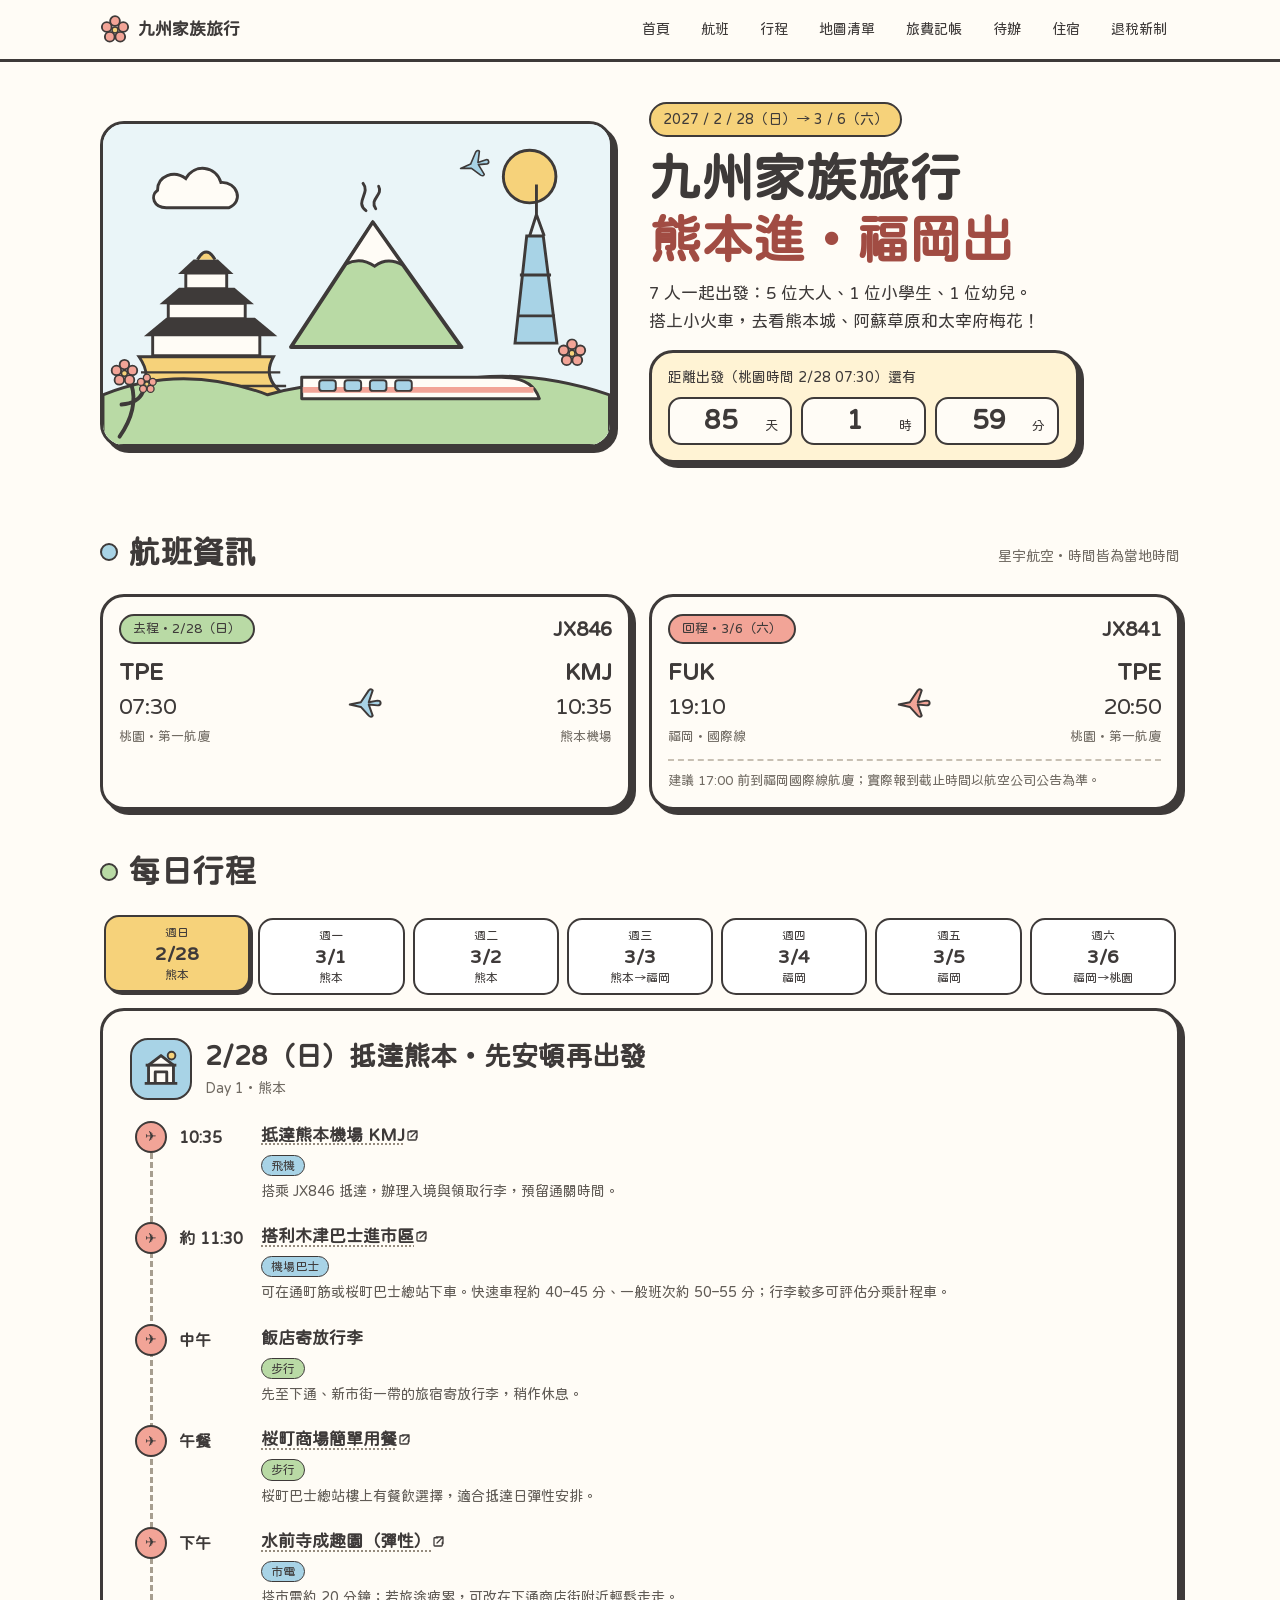
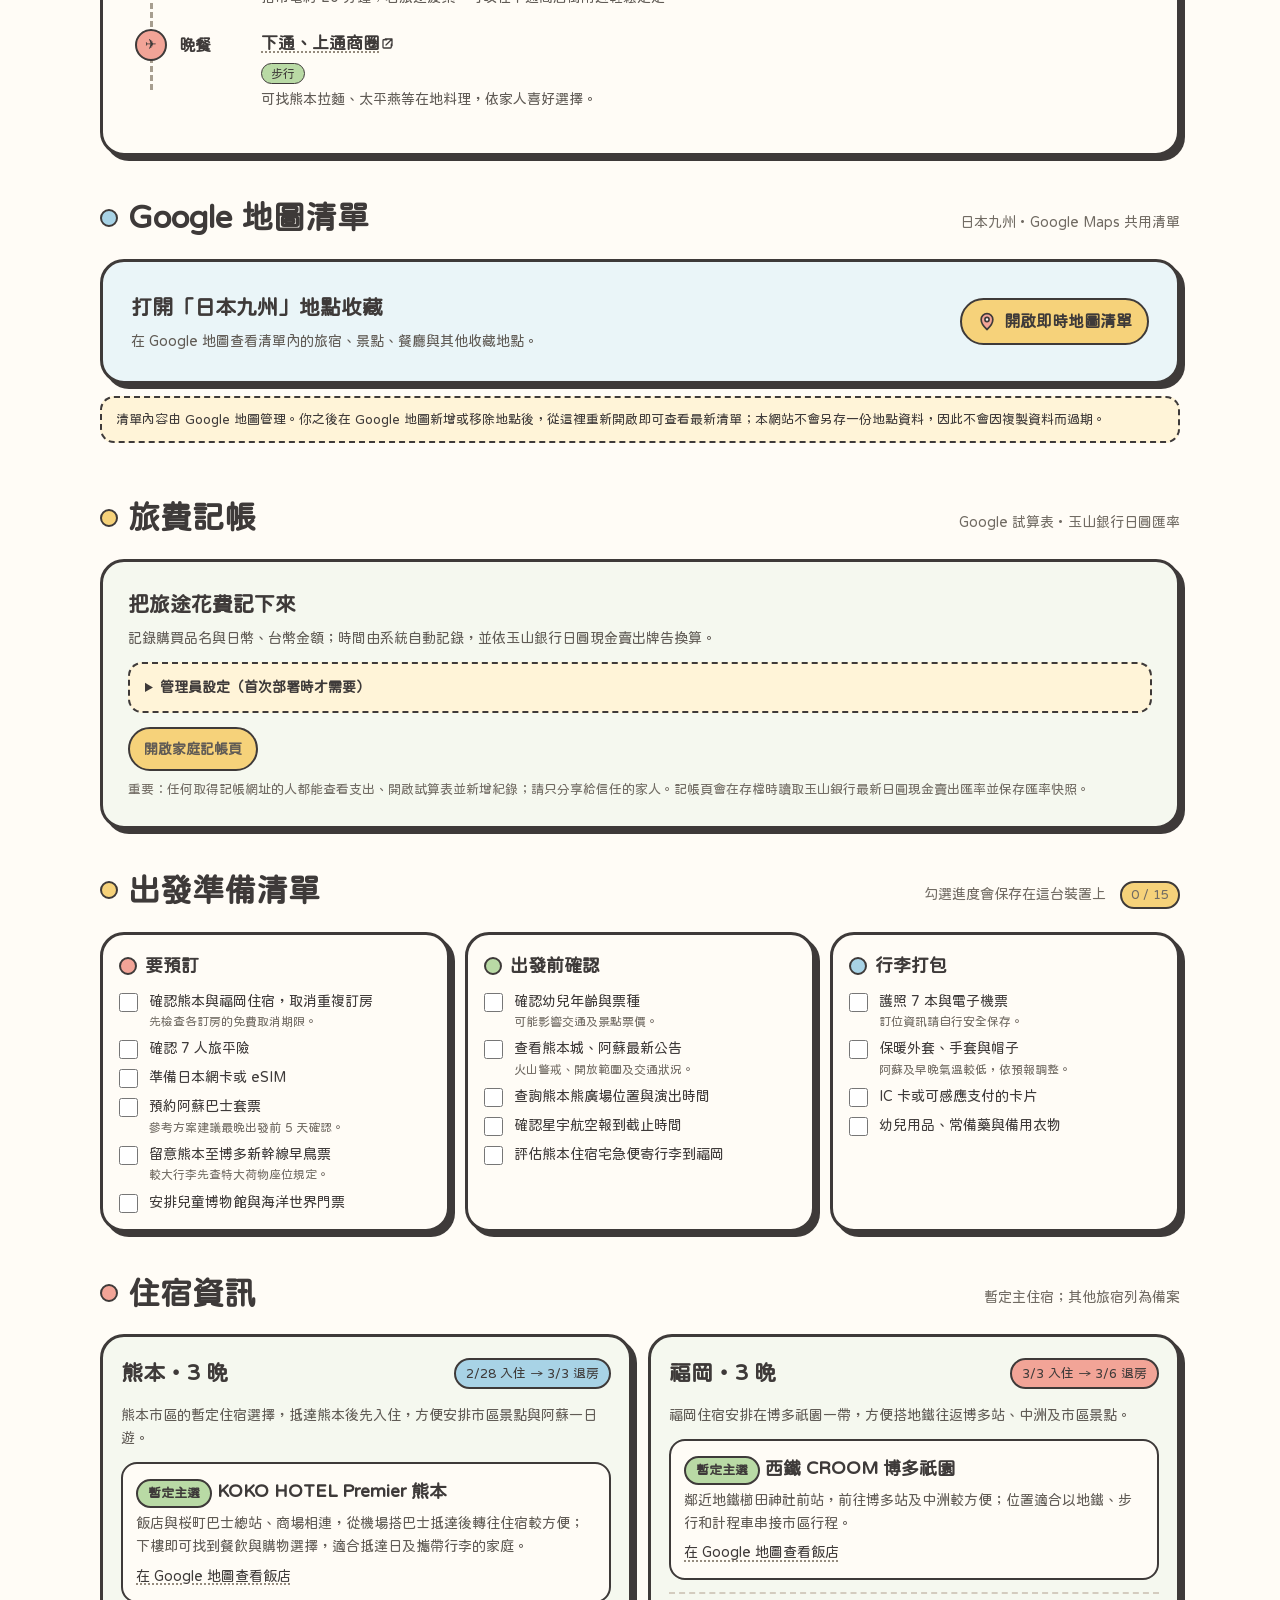
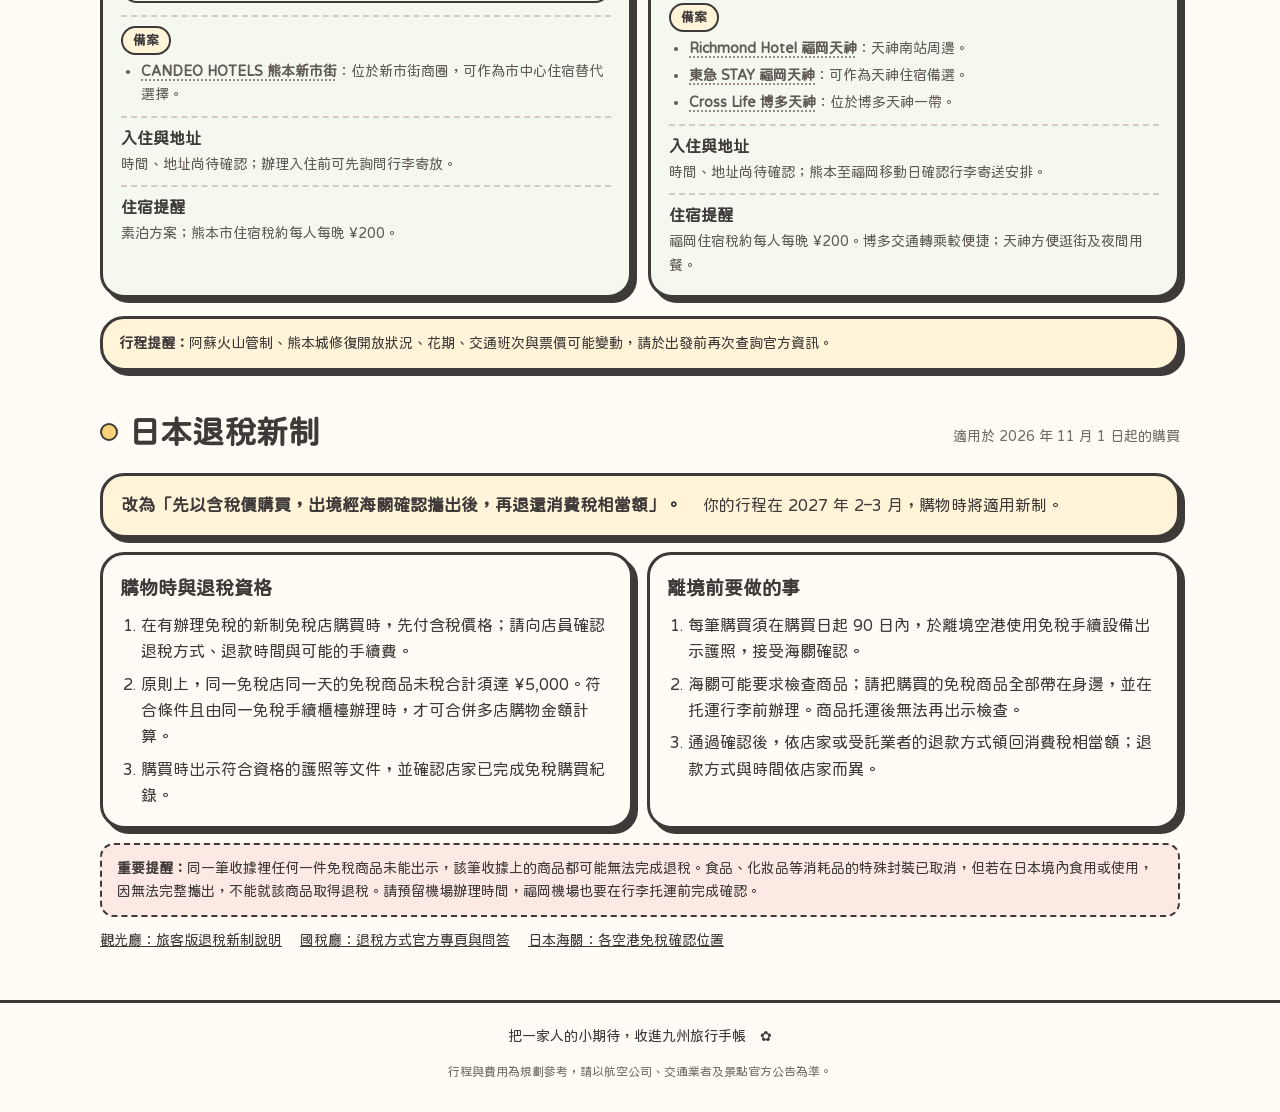
<file: index.html>
<!doctype html>
<html lang="zh-Hant-TW">
<head>
  <meta charset="utf-8">
  <meta name="viewport" content="width=device-width, initial-scale=1">
  <meta http-equiv="refresh" content="0; url=travel.html">
  <link rel="canonical" href="travel.html">
  <title>前往九州家族旅行手帳</title>
</head>
<body>
  <p>九州家族旅行手帳已移至旅遊頁面。<a href="travel.html">點此繼續</a></p>
</body>
</html>
</file>
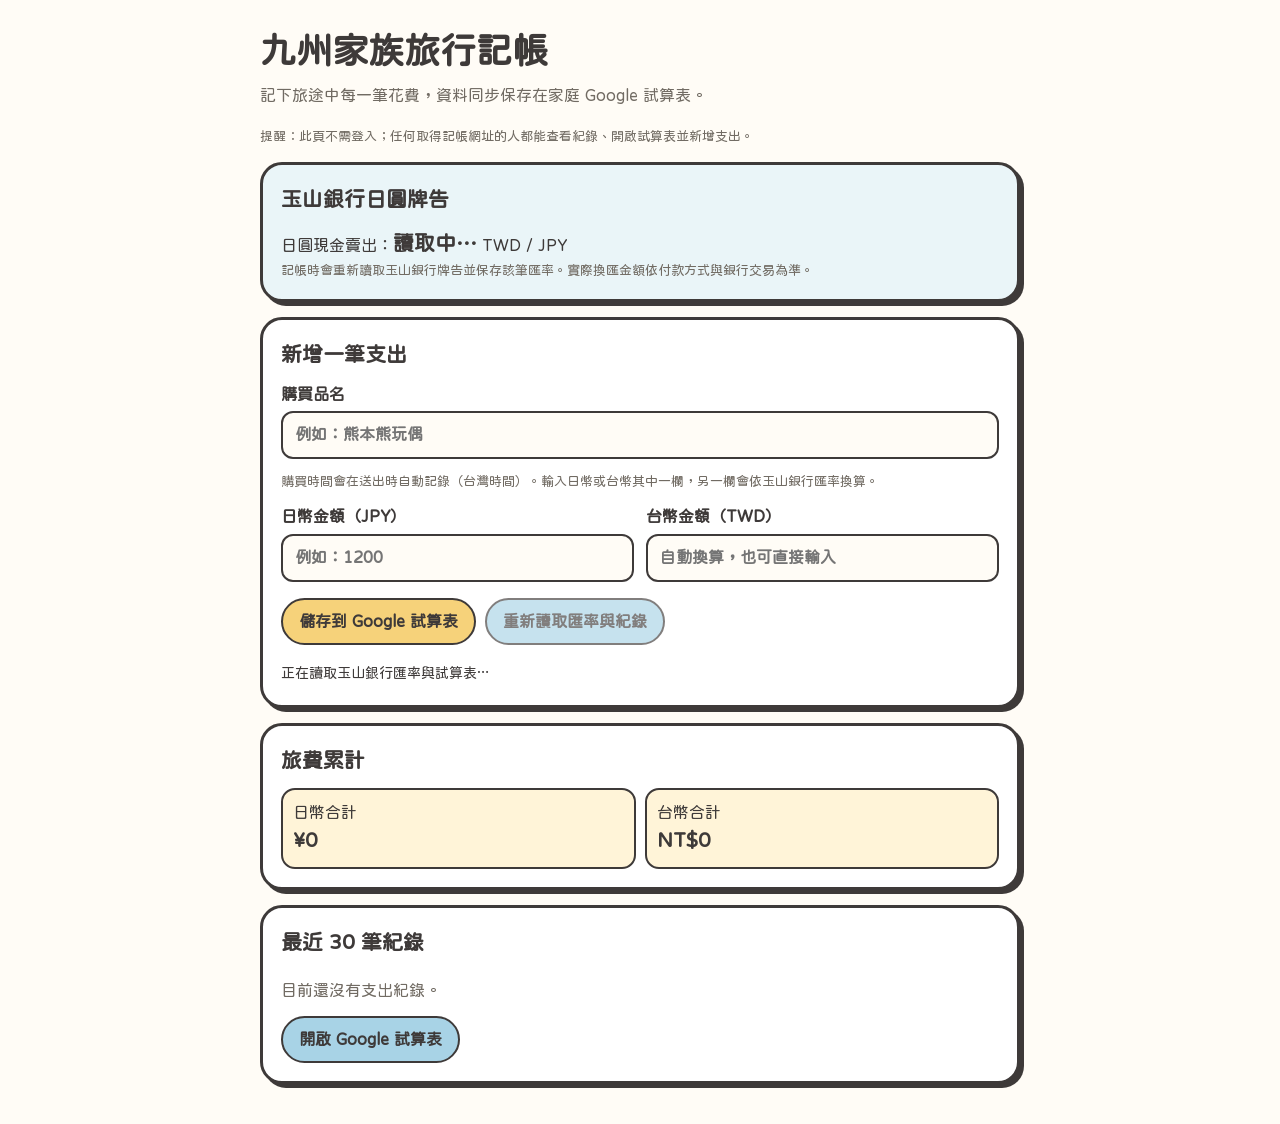
<file: expense-tracker/Index.html>
<!doctype html>
<html lang="zh-Hant-TW">
<head>
  <base target="_top">
  <meta charset="utf-8">
  <meta name="viewport" content="width=device-width, initial-scale=1">
  <meta name="theme-color" content="#FFFCF6">
  <link href="https://fonts.googleapis.com/css2?family=Huninn&display=swap" rel="stylesheet">
  <style>
    :root {
      color-scheme: light;
      --paper: #fffcf6;
      --ink: #3e3a39;
      --coral: #f2a497;
      --yellow: #f6d27a;
      --blue: #a8d3e6;
      --green: #b9daa5;
      --muted: #716b63;
      font-family: "Huninn", "Noto Sans TC", sans-serif;
      color: var(--ink);
      background: var(--paper);
    }
    * { box-sizing: border-box; }
    body { margin: 0; padding: 22px 14px 40px; font-size: 16px; line-height: 1.6; }
    main { width: min(760px, 100%); margin: 0 auto; }
    h1 { margin: 0; font-size: clamp(26px, 6vw, 36px); }
    h2 { margin: 0 0 10px; font-size: 21px; }
    p { margin: 0; }
    .subtitle { margin: 3px 0 18px; color: var(--muted); }
    .card { margin-top: 15px; border: 3px solid var(--ink); border-radius: 22px; background: #fff; box-shadow: 4px 4px 0 var(--ink); padding: 18px; }
    .rate { background: #eaf5f8; }
    .rate strong { font-size: 21px; }
    .muted, .hint { color: var(--muted); font-size: 13px; }
    form { display: grid; gap: 12px; }
    label { display: grid; gap: 4px; font-weight: 700; }
    input { min-width: 0; width: 100%; min-height: 48px; border: 2px solid var(--ink); border-radius: 12px; background: var(--paper); padding: 9px 12px; color: var(--ink); font: inherit; }
    input:focus-visible, button:focus-visible, a:focus-visible { outline: 3px dashed #527b65; outline-offset: 3px; }
    .amount-grid { display: grid; grid-template-columns: repeat(2, minmax(0, 1fr)); gap: 12px; }
    .button { display: inline-flex; min-height: 46px; align-items: center; justify-content: center; border: 2px solid var(--ink); border-radius: 999px; background: var(--yellow); padding: 9px 16px; color: var(--ink); font: inherit; font-weight: 700; text-decoration: none; cursor: pointer; }
    .button:hover { background: var(--green); }
    .button:disabled { cursor: wait; opacity: .65; }
    .button--secondary { background: var(--blue); }
    .actions { display: flex; flex-wrap: wrap; gap: 9px; margin-top: 4px; }
    .status { min-height: 25px; margin-top: 5px; font-size: 14px; }
    .status[data-kind="error"] { color: #a13e35; }
    .status[data-kind="success"] { color: #356a46; }
    .totals { display: grid; grid-template-columns: repeat(2, minmax(0, 1fr)); gap: 9px; }
    .total { border: 2px solid var(--ink); border-radius: 14px; background: #fff4d8; padding: 10px; }
    .total span, .total strong { display: block; }
    .total strong { font-size: 20px; }
    .table-wrap { overflow-x: auto; }
    table { width: 100%; border-collapse: collapse; font-size: 14px; }
    th, td { border-bottom: 1px solid #d6cec1; padding: 8px 7px; text-align: left; white-space: nowrap; }
    th { background: #eaf5f8; }
    .empty { color: var(--muted); padding: 8px 0; }
    [hidden] { display: none !important; }
    @media (max-width: 480px) {
      .card { padding: 15px; }
      .amount-grid { grid-template-columns: 1fr; }
      .totals { grid-template-columns: 1fr; }
    }
  </style>
</head>
<body>
  <main>
    <header>
      <h1>九州家族旅行記帳</h1>
      <p class="subtitle">記下旅途中每一筆花費，資料同步保存在家庭 Google 試算表。</p>
      <p class="hint">提醒：此頁不需登入；任何取得記帳網址的人都能查看紀錄、開啟試算表並新增支出。</p>
    </header>

    <div id="tracker">
      <section class="card rate" aria-live="polite">
        <h2>玉山銀行日圓牌告</h2>
        <p>日圓現金賣出：<strong id="rate-value">讀取中…</strong> TWD / JPY</p>
        <p class="hint">記帳時會重新讀取玉山銀行牌告並保存該筆匯率。實際換匯金額依付款方式與銀行交易為準。</p>
      </section>

      <section class="card" aria-labelledby="form-title">
        <h2 id="form-title">新增一筆支出</h2>
        <form id="expense-form">
          <label for="item">購買品名
            <input id="item" name="item" maxlength="120" placeholder="例如：熊本熊玩偶" autocomplete="off" required>
          </label>
          <p class="hint">購買時間會在送出時自動記錄（台灣時間）。輸入日幣或台幣其中一欄，另一欄會依玉山銀行匯率換算。</p>
          <div class="amount-grid">
            <label for="jpy">日幣金額（JPY）
              <input id="jpy" name="jpy" type="number" min="1" step="1" inputmode="decimal" placeholder="例如：1200" required>
            </label>
            <label for="twd">台幣金額（TWD）
              <input id="twd" name="twd" type="number" min="1" step="1" inputmode="decimal" placeholder="自動換算，也可直接輸入" required>
            </label>
          </div>
          <div class="actions">
            <button class="button" id="save-button" type="submit">儲存到 Google 試算表</button>
            <button class="button button--secondary" id="refresh-button" type="button">重新讀取匯率與紀錄</button>
          </div>
          <p class="status" id="form-status" role="status" aria-live="polite"></p>
        </form>
      </section>

      <section class="card" aria-labelledby="summary-title">
        <h2 id="summary-title">旅費累計</h2>
        <div class="totals">
          <div class="total"><span>日幣合計</span><strong id="total-jpy">¥0</strong></div>
          <div class="total"><span>台幣合計</span><strong id="total-twd">NT$0</strong></div>
        </div>
      </section>

      <section class="card" aria-labelledby="entries-title">
        <h2 id="entries-title">最近 30 筆紀錄</h2>
        <p class="empty" id="empty-state">目前還沒有支出紀錄。</p>
        <div class="table-wrap" id="table-wrap" hidden>
          <table>
            <thead><tr><th>購買時間</th><th>品名</th><th>日幣</th><th>台幣</th><th>匯率</th><th>匯率來源</th></tr></thead>
            <tbody id="entries"></tbody>
          </table>
        </div>
        <p class="actions"><a class="button button--secondary" id="sheet-link" href="#" target="_blank" rel="noopener noreferrer">開啟 Google 試算表</a></p>
      </section>
    </div>
  </main>

  <script>
    "use strict";

    const jpyInput = document.getElementById("jpy");
    const twdInput = document.getElementById("twd");
    const formStatus = document.getElementById("form-status");
    let exchangeRate = 0;
    let inputCurrency = "JPY";
    let isSaving = false;

    function setStatus(element, message, kind) {
      element.textContent = message;
      element.dataset.kind = kind || "";
    }

    function formatMoney(value, currency) {
      return new Intl.NumberFormat("zh-TW", {
        maximumFractionDigits: 0
      }).format(value) + (currency === "JPY" ? " 円" : " 元");
    }

    function loadDashboard(successMessage) {
      document.getElementById("refresh-button").disabled = true;
      setStatus(formStatus, "正在讀取玉山銀行匯率與試算表…");
      google.script.run
        .withSuccessHandler(function (data) {
          exchangeRate = data.rate.value;
          document.getElementById("rate-value").textContent = exchangeRate.toFixed(4);
          document.getElementById("total-jpy").textContent = "¥" + formatMoney(data.totals.jpy, "JPY").replace(" 円", "");
          document.getElementById("total-twd").textContent = "NT$" + formatMoney(data.totals.twd, "TWD").replace(" 元", "");
          document.getElementById("sheet-link").href = data.spreadsheetUrl;
          renderEntries(data.entries);
          document.getElementById("refresh-button").disabled = false;
          setStatus(formStatus, successMessage || "匯率已更新；存檔時會再查詢一次。", "success");
        })
        .withFailureHandler(function (error) {
          document.getElementById("refresh-button").disabled = false;
          const message = error && error.message ? error.message : "發生未知錯誤。";
          setStatus(formStatus, successMessage
            ? successMessage + " 但重新載入資料失敗：" + message
            : message, "error");
        })
        .getExpenseDashboard();
    }

    function renderEntries(entries) {
      const body = document.getElementById("entries");
      body.replaceChildren();
      document.getElementById("empty-state").hidden = entries.length > 0;
      document.getElementById("table-wrap").hidden = entries.length === 0;
      entries.forEach(function (entry) {
        const row = document.createElement("tr");
        [entry.time, entry.item, "¥" + Math.round(entry.jpy).toLocaleString("zh-TW"),
          "NT$" + Math.round(entry.twd).toLocaleString("zh-TW"), entry.rate.toFixed(4),
          entry.source
        ].forEach(function (value) {
          const cell = document.createElement("td");
          cell.textContent = value;
          row.append(cell);
        });
        body.append(row);
      });
    }

    jpyInput.addEventListener("input", function () {
      inputCurrency = "JPY";
      const amount = Number(jpyInput.value);
      twdInput.value = amount > 0 && exchangeRate ? String(Math.round(amount * exchangeRate)) : "";
    });

    twdInput.addEventListener("input", function () {
      inputCurrency = "TWD";
      const amount = Number(twdInput.value);
      jpyInput.value = amount > 0 && exchangeRate ? String(Math.round(amount / exchangeRate)) : "";
    });

    document.getElementById("expense-form").addEventListener("submit", function (event) {
      event.preventDefault();
      if (isSaving) return;

      const amount = Number(inputCurrency === "JPY" ? jpyInput.value : twdInput.value);
      const item = document.getElementById("item").value.trim();
      if (!item || !Number.isFinite(amount) || amount <= 0) {
        setStatus(formStatus, "請填寫品名與有效金額。", "error");
        return;
      }

      isSaving = true;
      const saveButton = document.getElementById("save-button");
      saveButton.disabled = true;
      setStatus(formStatus, "正在取得最新玉山銀行匯率並儲存…");
      google.script.run
        .withSuccessHandler(function (saved) {
          isSaving = false;
          saveButton.disabled = false;
          document.getElementById("expense-form").reset();
          inputCurrency = "JPY";
          const successMessage = "已記錄「" + saved.item + "」：¥" +
            Math.round(saved.jpy).toLocaleString("zh-TW") + "（NT$" +
            Math.round(saved.twd).toLocaleString("zh-TW") + "），匯率 " +
            saved.rate.toFixed(4) + "（" + saved.source + "）。";
          loadDashboard(successMessage);
        })
        .withFailureHandler(function (error) {
          isSaving = false;
          saveButton.disabled = false;
          const message = error && error.message ? error.message : "儲存失敗，請重試。";
          setStatus(formStatus, message, "error");
        })
        .saveExpense({
          item: item,
          currency: inputCurrency,
          amount: amount
        });
    });

    document.getElementById("refresh-button").addEventListener("click", loadDashboard);
    loadDashboard();
  </script>
</body>
</html>
</file>
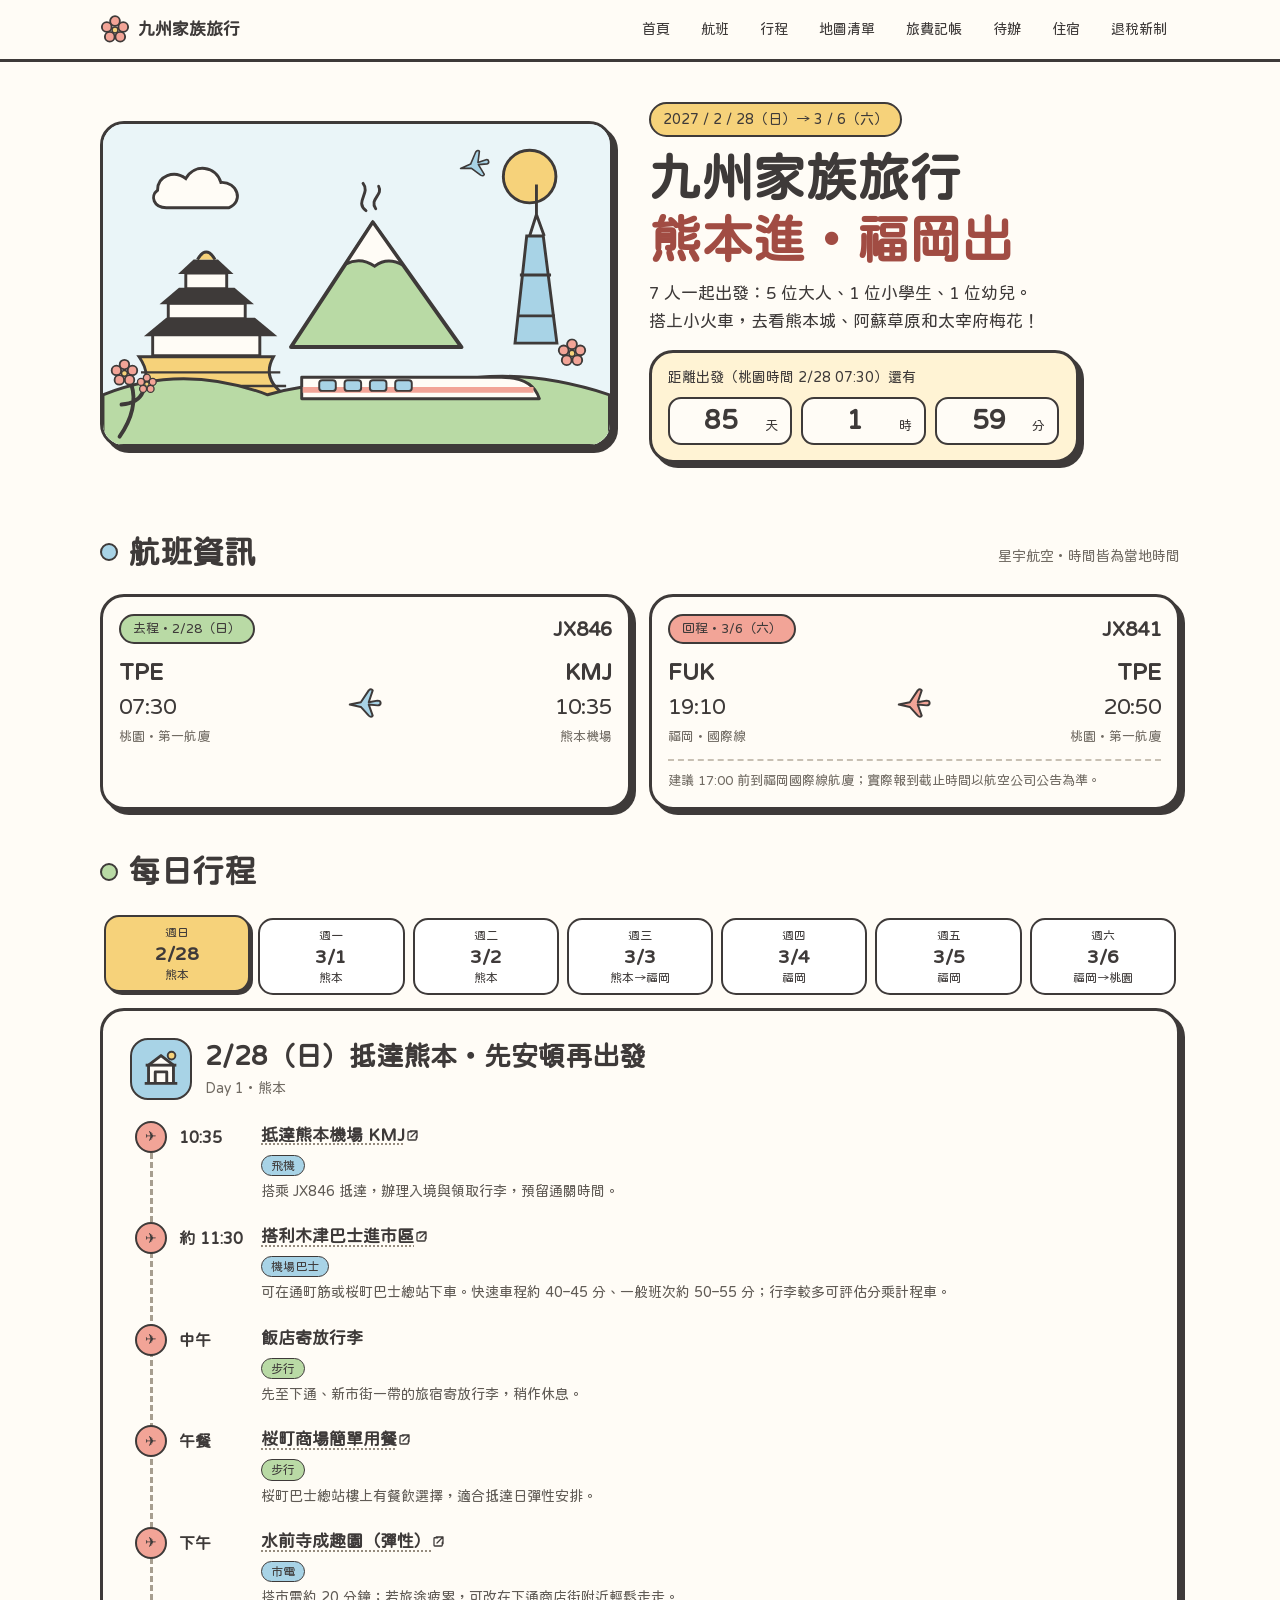
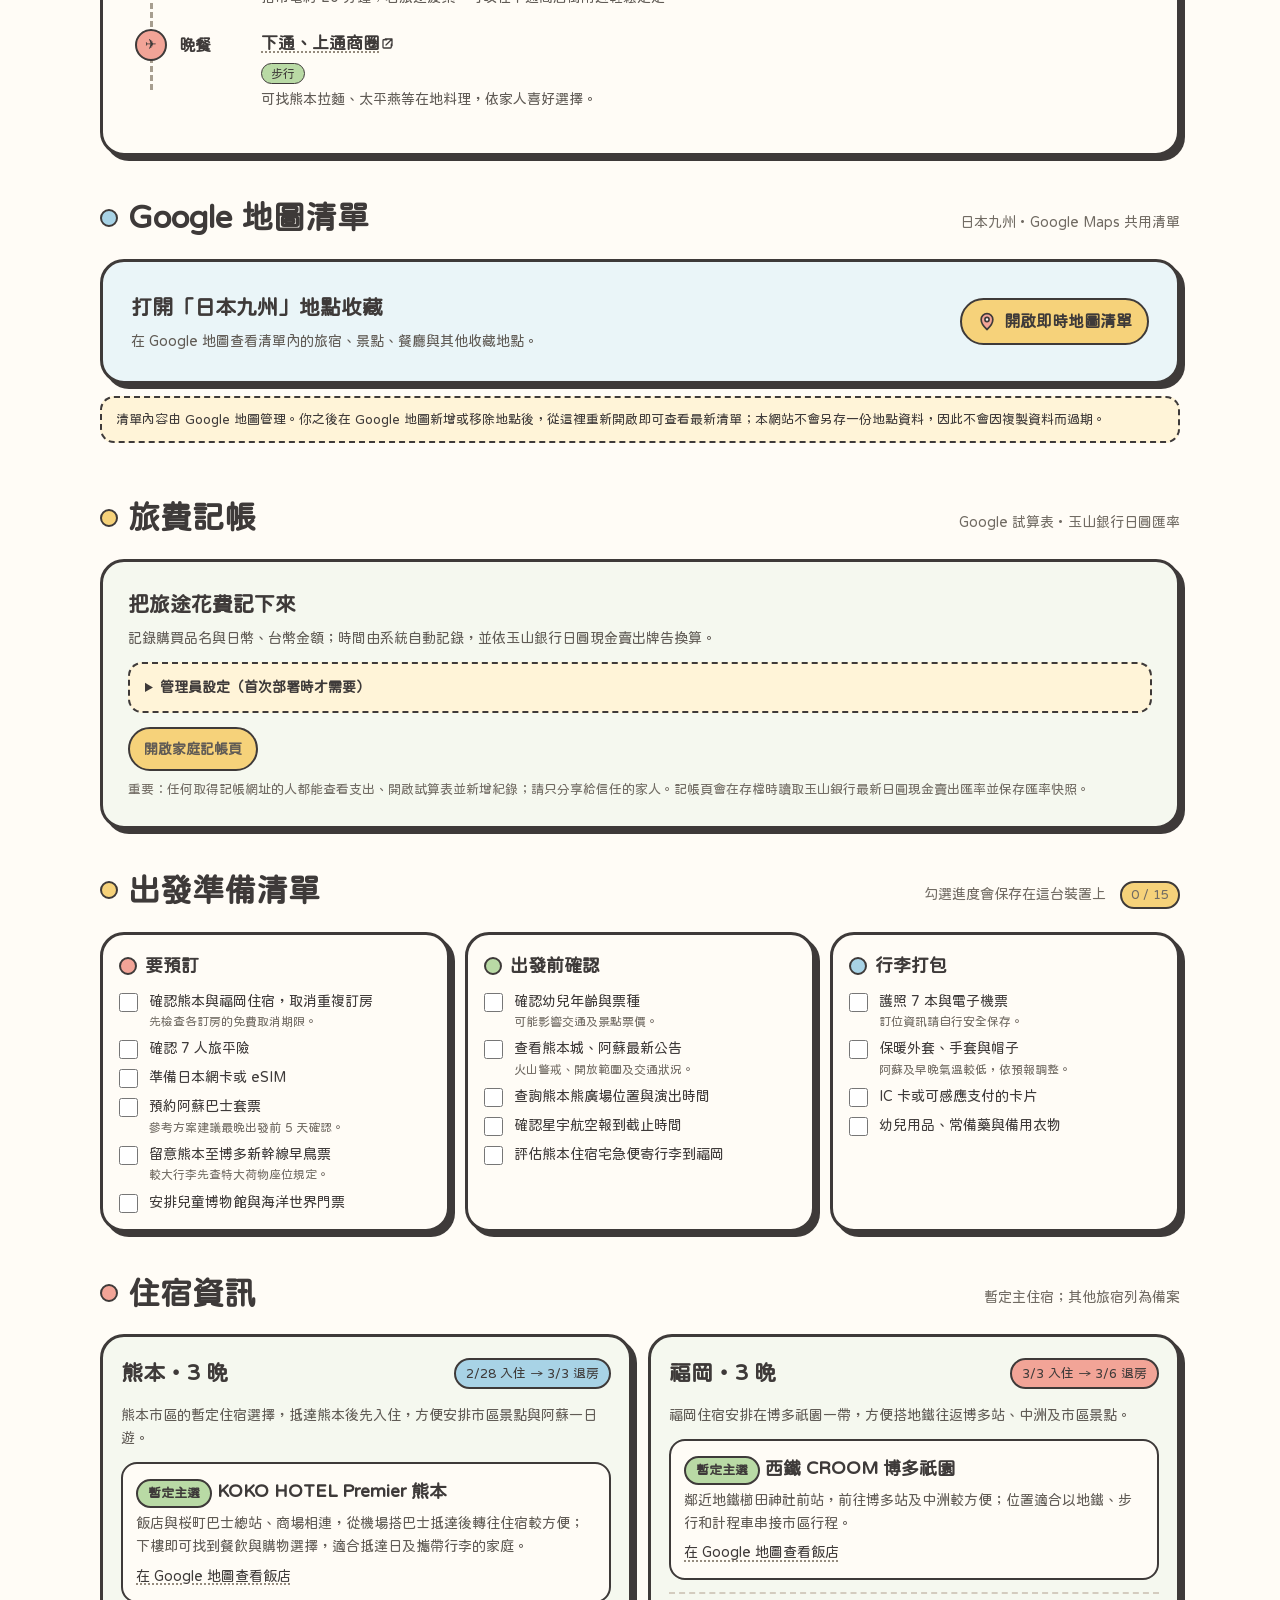
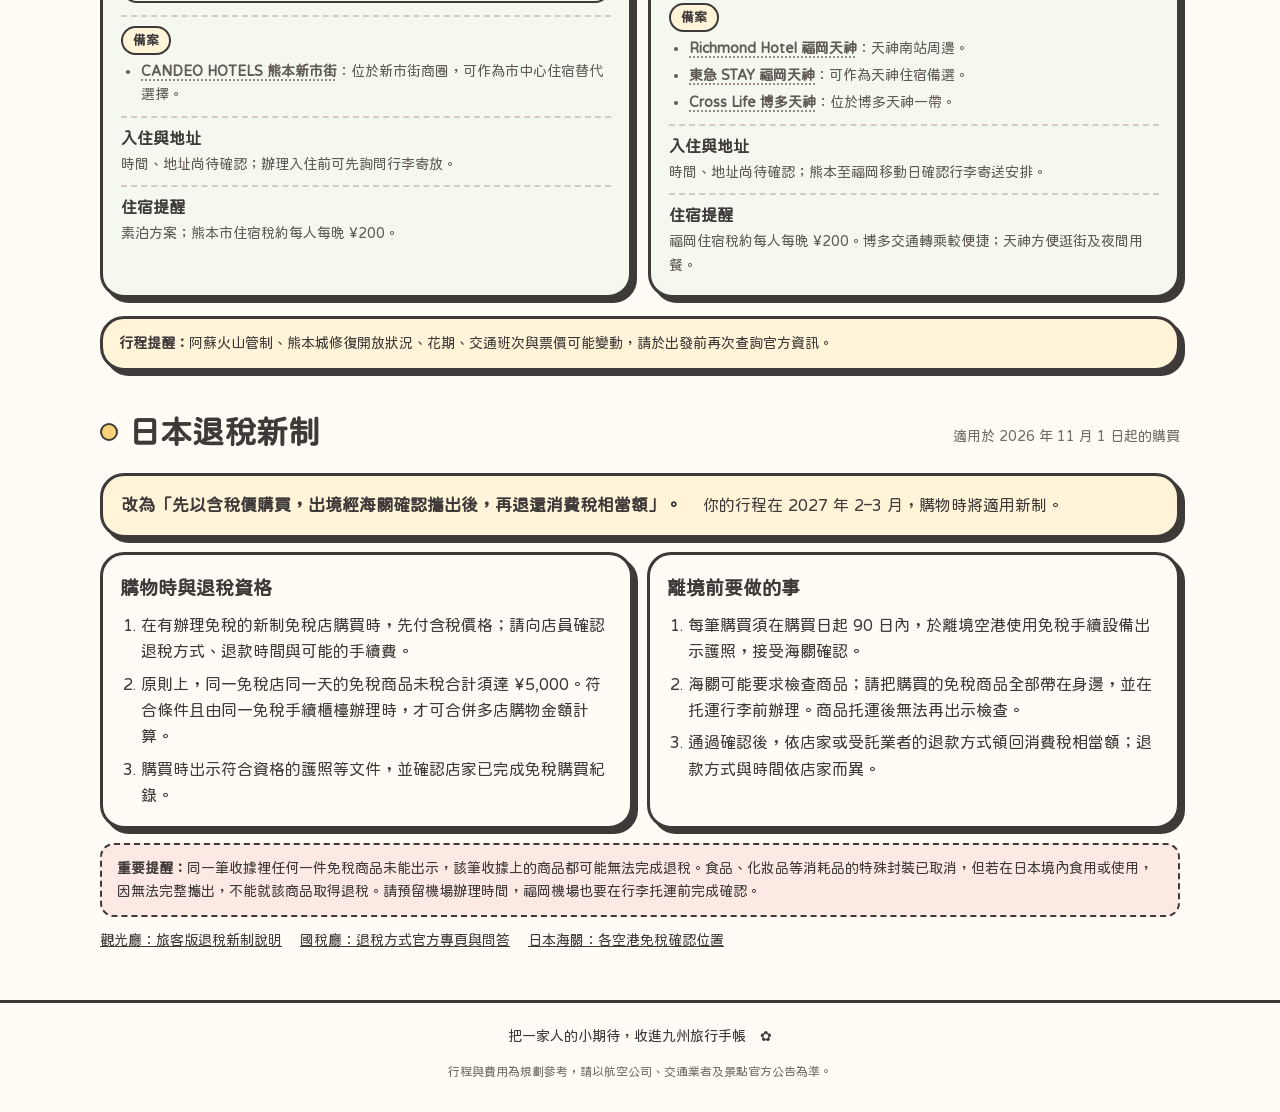
<file: travel.html>
<!doctype html>
<html lang="zh-Hant-TW">
<head>
  <meta charset="utf-8">
  <meta name="viewport" content="width=device-width, initial-scale=1, viewport-fit=cover">
  <meta name="theme-color" content="#FFFCF6">
  <meta name="description" content="2027 九州家族旅行手帳：熊本進、福岡出，7 人同行的每日行程、航班、待辦與住宿資訊。">
  <title>九州家族旅行 2027｜熊本進・福岡出</title>
  <link rel="preconnect" href="https://fonts.googleapis.com">
  <link rel="preconnect" href="https://fonts.gstatic.com" crossorigin>
  <link href="https://fonts.googleapis.com/css2?family=Huninn&display=swap" rel="stylesheet">
  <style>
    :root {
      color-scheme: light;
      --paper: #fffcf6;
      --ink: #3e3a39;
      --coral: #f2a497;
      --yellow: #f6d27a;
      --blue: #a8d3e6;
      --green: #b9daa5;
      --muted: #716b63;
      --line: 3px solid var(--ink);
      --radius: 24px;
      --shadow: 5px 5px 0 var(--ink);
      font-family: "Huninn", "Noto Sans TC", sans-serif;
      scroll-behavior: smooth;
    }
    *, *::before, *::after { box-sizing: border-box; }
    body {
      margin: 0;
      color: var(--ink);
      background: var(--paper);
      font-size: 16px;
      line-height: 1.65;
    }
    a { color: inherit; }
    button, input { font: inherit; }
    button { color: inherit; }
    :focus-visible { outline: 3px dashed #527b65; outline-offset: 4px; }
    .wrap { width: min(1080px, calc(100% - 32px)); margin-inline: auto; }
    .nav {
      position: sticky;
      z-index: 20;
      top: 0;
      display: flex;
      min-height: 62px;
      align-items: center;
      justify-content: space-between;
      gap: 14px;
      border-bottom: var(--line);
      background: var(--paper);
      padding: 8px max(16px, calc((100vw - 1080px) / 2));
    }
    .brand { display: inline-flex; align-items: center; gap: 8px; flex: 0 0 auto; font-size: 17px; font-weight: 700; text-decoration: none; }
    .brand svg { width: 30px; height: 30px; }
    .nav-links { display: flex; gap: 5px; align-items: center; margin: 0; padding: 0; list-style: none; }
    .nav-links a { display: block; padding: 7px 11px; border: 2px solid transparent; border-radius: 999px; font-size: 14px; text-decoration: none; }
    .nav-links a:hover { border-color: var(--ink); background: var(--yellow); }
    main { padding-bottom: 48px; }
    .hero {
      display: grid;
      grid-template-columns: minmax(0, .95fr) minmax(0, 1fr);
      align-items: center;
      gap: 28px;
      padding-block: 36px 20px;
    }
    .hero-art, .card, .flight-card, .day-card, .todo-card, .stay-card, .notice {
      border: var(--line);
      border-radius: var(--radius);
      background: var(--paper);
      box-shadow: var(--shadow);
    }
    .hero-art { overflow: hidden; background: #eaf5f8; }
    .scene { display: block; width: 100%; height: auto; }
    .hero-copy { padding: 4px 8px 8px; }
    .eyebrow { display: inline-block; margin: 0 0 9px; border: 2px solid var(--ink); border-radius: 999px; background: var(--yellow); padding: 4px 12px; font-size: 14px; }
    h1, h2, h3, p { margin-top: 0; }
    h1 { margin-bottom: 8px; font-size: clamp(32px, 5vw, 52px); line-height: 1.2; }
    h1 span { display: inline-block; color: #a14c43; }
    .hero-sub { margin-bottom: 15px; font-size: 17px; }
    .countdown { max-width: 430px; padding: 13px 16px 15px; background: #fff3d4; }
    .countdown-label { margin: 0 0 8px; font-size: 14px; }
    .count-grid { display: grid; grid-template-columns: repeat(3, 1fr); gap: 9px; text-align: center; }
    .count-unit { display: grid; grid-template-columns: 1fr auto; align-items: baseline; justify-content: center; border: 2px solid var(--ink); border-radius: 13px; background: var(--paper); padding: 5px 12px; }
    .count-num { font-size: 27px; font-weight: 700; line-height: 1.25; }
    .count-label { padding-left: 4px; font-size: 13px; }
    .count-done { margin: 8px 0 0; text-align: center; }
    .section { padding-top: 35px; scroll-margin-top: 78px; }
    .section-heading { display: flex; flex-wrap: wrap; align-items: baseline; justify-content: space-between; gap: 8px; margin-bottom: 15px; }
    .section-heading h2 { display: flex; align-items: center; gap: 10px; margin: 0; font-size: clamp(24px, 4vw, 32px); }
    .dot { width: 18px; height: 18px; border: 2px solid var(--ink); border-radius: 50%; background: var(--coral); }
    .dot--yellow { background: var(--yellow); }
    .dot--blue { background: var(--blue); }
    .dot--green { background: var(--green); }
    .section-note { margin: 0; color: var(--muted); font-size: 14px; }
    .flight-grid { display: grid; grid-template-columns: repeat(2, minmax(0, 1fr)); gap: 18px; }
    .flight-card { padding: 16px; }
    .flight-head { display: flex; align-items: center; justify-content: space-between; gap: 8px; margin-bottom: 13px; }
    .pill { display: inline-block; border: 2px solid var(--ink); border-radius: 999px; background: var(--green); padding: 2px 12px; font-size: 13px; }
    .flight-no { font-size: 20px; font-weight: 700; }
    .route { display: grid; grid-template-columns: 1fr 42px 1fr; align-items: center; gap: 8px; }
    .airport:last-child { text-align: right; }
    .airport-code { display: block; font-size: 23px; font-weight: 700; line-height: 1.2; }
    .airport-time { display: block; margin-top: 3px; font-size: 22px; }
    .airport-name { display: block; color: var(--muted); font-size: 13px; }
    .route-icon { width: 38px; height: 38px; }
    .flight-note { margin: 12px 0 0; border-top: 2px dashed #c8c0b3; padding-top: 9px; color: var(--muted); font-size: 13px; }
    .tabs {
      display: flex;
      gap: 8px;
      overflow-x: auto;
      padding: 5px 4px 13px;
      scrollbar-width: thin;
      scroll-snap-type: x mandatory;
    }
    .day-tab {
      min-width: 88px;
      flex: 1 0 88px;
      border: 2px solid var(--ink);
      border-radius: 15px;
      background: white;
      padding: 8px 8px 7px;
      cursor: pointer;
      line-height: 1.35;
      scroll-snap-align: start;
      transition: transform .18s ease, background-color .18s ease;
    }
    .day-tab:hover { transform: translateY(-2px); }
    .day-tab[aria-selected="true"] { transform: translateY(-3px); background: var(--yellow); box-shadow: 3px 3px 0 var(--ink); }
    .tab-weekday, .tab-city { display: block; font-size: 12px; }
    .tab-date { display: block; font-size: 19px; font-weight: 700; }
    .itinerary-panel[hidden] { display: none; }
    .itinerary-panel { animation: panel-pop .3s ease both; }
    @keyframes panel-pop { 0% { opacity: .5; transform: translateY(8px) scale(.99); } 75% { transform: translateY(-2px) scale(1.005); } 100% { opacity: 1; transform: translateY(0) scale(1); } }
    .day-card { padding: clamp(16px, 4vw, 27px); }
    .day-title { display: flex; align-items: center; gap: 13px; margin-bottom: 20px; }
    .day-illustration { display: grid; width: 62px; height: 62px; flex: 0 0 62px; place-items: center; border: 2px solid var(--ink); border-radius: 18px; background: var(--blue); }
    .day-illustration svg { width: 46px; height: 46px; }
    .day-title h3 { margin: 0; font-size: clamp(20px, 4vw, 27px); line-height: 1.35; }
    .day-title p { margin: 3px 0 0; color: var(--muted); font-size: 14px; }
    .day-alert { margin: 0 0 18px 62px; border: 2px dashed var(--ink); border-radius: 14px; background: #fff4d8; padding: 10px 13px; font-size: 14px; }
    .timeline { position: relative; display: grid; gap: 0; padding-left: 5px; }
    .timeline::before { position: absolute; top: 14px; bottom: 20px; left: 20px; border-left: 3px dashed #a79e8f; content: ""; }
    .event { position: relative; display: grid; grid-template-columns: 34px 72px minmax(0, 1fr); gap: 10px; padding-bottom: 20px; }
    .event:last-child { padding-bottom: 0; }
    .event-marker { z-index: 1; display: grid; width: 32px; height: 32px; place-items: center; border: 2px solid var(--ink); border-radius: 50%; background: var(--coral); font-size: 14px; }
    .event-time { padding-top: 3px; font-weight: 700; white-space: nowrap; }
    .event-body h4 { display: inline; margin: 0; font-size: 17px; }
    .map-link { display: inline; color: inherit; text-decoration: underline dotted #958b7e 1.5px; text-underline-offset: 3px; }
    .map-link:hover { color: #527b65; text-decoration-style: solid; }
    .map-link svg { width: 15px; height: 15px; vertical-align: -2px; }
    .event-body p { margin: 4px 0 0; color: #605b55; font-size: 14px; line-height: 1.6; }
    .event-tags { display: flex; flex-wrap: wrap; gap: 5px; margin-top: 6px; }
    .transport { display: inline-block; border: 1.5px solid var(--ink); border-radius: 999px; background: var(--blue); padding: 0 9px; font-size: 12px; line-height: 1.6; }
    .transport--walk { background: var(--green); }
    .transport--taxi { background: var(--coral); }
    .transport--train { background: var(--yellow); }
    .must { display: inline-block; margin-left: 5px; border: 1.5px solid var(--ink); border-radius: 999px; background: var(--coral); padding: 0 8px; font-size: 12px; vertical-align: 2px; }
    .choice-grid { display: grid; grid-template-columns: repeat(2, minmax(0, 1fr)); gap: 10px; margin-top: 10px; }
    .choice { border: 2px dashed var(--ink); border-radius: 14px; background: #f5f8ef; padding: 12px; }
    .choice h4 { margin: 0 0 4px; font-size: 15px; }
    .choice p { margin: 0; color: #605b55; font-size: 13px; }
    .todo-grid { display: grid; grid-template-columns: repeat(3, minmax(0, 1fr)); gap: 15px; }
    .todo-card { padding: 16px; }
    .todo-card h3 { display: flex; align-items: center; gap: 8px; margin: 0 0 10px; font-size: 18px; }
    .todo-list { display: grid; gap: 8px; margin: 0; padding: 0; list-style: none; }
    .todo-item { display: grid; grid-template-columns: 22px minmax(0, 1fr); align-items: start; gap: 8px; cursor: pointer; font-size: 14px; line-height: 1.45; }
    .todo-item input { width: 19px; height: 19px; margin: 2px 0 0; accent-color: #527b65; cursor: pointer; }
    .todo-item small { display: block; margin-top: 2px; color: var(--muted); font-size: 12px; }
    .todo-item:has(input:checked) span { color: #817a70; text-decoration: line-through; }
    .todo-count { display: inline-block; border: 2px solid var(--ink); border-radius: 999px; background: var(--yellow); padding: 1px 9px; font-size: 13px; }
    .storage-note { display: none; margin: 10px 0 0; color: #8d4038; font-size: 13px; }
    .storage-note.is-visible { display: block; }
    .stay-grid { display: grid; grid-template-columns: repeat(2, minmax(0, 1fr)); gap: 16px; }
    .stay-card { padding: 18px; }
    .stay-city { display: flex; align-items: center; justify-content: space-between; gap: 8px; margin-bottom: 12px; }
    .stay-city h3 { margin: 0; font-size: 22px; }
    .stay-date { border: 2px solid var(--ink); border-radius: 999px; background: var(--blue); padding: 3px 10px; font-size: 13px; }
    .stay-meta { display: grid; gap: 9px; margin: 0; }
    .stay-meta div { border-top: 2px dashed #d3ccbf; padding-top: 7px; }
    .stay-meta dt { font-weight: 700; }
    .stay-meta dd { margin: 2px 0 0; color: #605b55; font-size: 14px; }
    .hotel-list { margin: 5px 0 0; padding-left: 20px; }
    .hotel-list li + li { margin-top: 4px; }
    .stay-card--primary { background: #f5f8ef; }
    .stay-status { display: inline-block; border: 2px solid var(--ink); border-radius: 999px; background: var(--green); padding: 2px 10px; font-size: 13px; font-weight: 700; }
    .stay-status--backup { background: #fff4d8; }
    .hotel-intro { margin: 0 0 12px; color: #605b55; font-size: 14px; }
    .hotel-primary { margin: 0 0 12px; border: 2px solid var(--ink); border-radius: 16px; background: var(--paper); padding: 13px; }
    .hotel-primary h4 { margin: 0 0 4px; font-size: 18px; }
    .hotel-primary p { margin: 0; color: #605b55; font-size: 14px; }
    .hotel-primary .hotel-map { display: inline-block; margin-top: 6px; font-size: 14px; }
    .stay-meta .hotel-alternatives { border-top: 2px dashed #d3ccbf; padding-top: 9px; }
    .tax-summary { margin-bottom: 14px; border: var(--line); border-radius: var(--radius); background: #fff4d8; box-shadow: var(--shadow); padding: 15px 18px; }
    .tax-summary strong { font-size: 17px; }
    .tax-grid { display: grid; grid-template-columns: repeat(2, minmax(0, 1fr)); gap: 14px; }
    .tax-card { border: var(--line); border-radius: var(--radius); background: var(--paper); box-shadow: var(--shadow); padding: 17px; }
    .tax-card h3 { margin: 0 0 9px; font-size: 19px; }
    .tax-card ol, .tax-card ul { margin: 0; padding-left: 21px; }
    .tax-card li + li { margin-top: 6px; }
    .tax-warning { margin-top: 14px; border: 2px dashed var(--ink); border-radius: 14px; background: #fce9e4; padding: 12px 15px; font-size: 14px; }
    .tax-sources { display: flex; flex-wrap: wrap; gap: 8px 18px; margin-top: 12px; font-size: 14px; }
    .map-list-card { display: grid; grid-template-columns: minmax(0, 1fr) auto; align-items: center; gap: 20px; border: var(--line); border-radius: var(--radius); background: #eaf5f8; box-shadow: var(--shadow); padding: clamp(18px, 4vw, 28px); }
    .map-list-card h3 { margin: 0 0 5px; font-size: 21px; }
    .map-list-card p { margin: 0; color: #605b55; font-size: 14px; }
    .map-list-actions { display: flex; flex-wrap: wrap; gap: 9px; }
    .map-list-button { display: inline-flex; min-height: 46px; align-items: center; justify-content: center; gap: 7px; border: 2px solid var(--ink); border-radius: 999px; background: var(--yellow); padding: 8px 15px; font-weight: 700; text-decoration: none; }
    .map-list-button:hover { background: var(--green); }
    .map-list-button svg { width: 20px; height: 20px; flex: 0 0 auto; }
    .map-sync-note { margin-top: 12px; border: 2px dashed var(--ink); border-radius: 14px; background: #fff4d8; padding: 11px 14px; font-size: 13px; }
    .expense-card { border: var(--line); border-radius: var(--radius); background: #f5f8ef; box-shadow: var(--shadow); padding: clamp(18px, 4vw, 25px); }
    .expense-card h3 { margin: 0 0 5px; font-size: 21px; }
    .expense-card p { margin: 0; color: #605b55; font-size: 14px; }
    .expense-setup { margin-top: 12px; border: 2px dashed var(--ink); border-radius: 14px; background: #fff4d8; padding: 12px 15px; font-size: 14px; }
    .expense-setup ol { margin: 6px 0 0; padding-left: 21px; }
    .expense-button { display: inline-flex; min-height: 44px; align-items: center; justify-content: center; border: 2px solid var(--ink); border-radius: 999px; background: var(--yellow); padding: 7px 14px; font: inherit; font-weight: 700; text-decoration: none; cursor: pointer; }
    .expense-button:hover { background: var(--green); }
    .expense-actions { margin-top: 14px !important; }
    .expense-status { min-height: 22px; margin-top: 8px !important; color: var(--muted) !important; font-size: 13px !important; }
    .expense-status[data-kind="error"] { color: #9c3d35 !important; }
    .notice { margin-top: 18px; background: #fff4d8; padding: 13px 16px; font-size: 14px; }
    footer { border-top: var(--line); padding: 22px 16px 30px; text-align: center; font-size: 14px; }
    .footer-note { margin: 4px 0 0; color: var(--muted); font-size: 12px; }
    .float-slow { transform-origin: center; animation: bob 3.2s ease-in-out infinite; }
    .drift { animation: drift 5s ease-in-out infinite alternate; }
    .sway { transform-origin: 17px 221px; animation: sway 4s ease-in-out infinite; }
    .train { animation: train 6s ease-in-out infinite alternate; }
    @keyframes bob { 0%, 100% { transform: translateY(0); } 50% { transform: translateY(-5px); } }
    @keyframes drift { from { transform: translateX(0); } to { transform: translateX(9px); } }
    @keyframes sway { 0%, 100% { transform: rotate(-2deg); } 50% { transform: rotate(3deg); } }
    @keyframes train { from { transform: translateX(-6px); } to { transform: translateX(5px); } }
    @media (max-width: 760px) {
      .hero { grid-template-columns: 1fr; gap: 20px; padding-top: 24px; }
      .hero-art { order: 2; }
      .hero-copy { order: 1; }
      .hero-sub { font-size: 15px; }
      .flight-grid { grid-template-columns: 1fr; }
      .todo-grid { grid-template-columns: repeat(2, minmax(0, 1fr)); }
      .nav { align-items: flex-start; flex-direction: column; gap: 2px; padding-block: 7px; }
      .nav-links { width: 100%; justify-content: space-between; overflow-x: auto; }
      .nav-links a { padding: 4px 8px; font-size: 13px; white-space: nowrap; }
      .section { scroll-margin-top: 105px; }
      .map-list-card { grid-template-columns: 1fr; }
      .map-list-actions { align-items: stretch; }
      .map-list-button { flex: 1 1 180px; }
      .tax-grid { grid-template-columns: 1fr; }
    }
    @media (max-width: 520px) {
      .wrap { width: min(100% - 24px, 1080px); }
      .hero { padding-top: 19px; }
      .hero-copy { padding-inline: 1px; }
      .todo-grid, .stay-grid { grid-template-columns: 1fr; }
      .day-alert { margin-left: 0; }
      .event { grid-template-columns: 30px 64px minmax(0, 1fr); gap: 7px; }
      .event-marker { width: 29px; height: 29px; }
      .timeline::before { left: 18px; }
      .event-time { font-size: 14px; }
      .event-body h4 { font-size: 16px; }
      .event-body p { font-size: 13px; }
      .choice-grid { grid-template-columns: 1fr; }
      .route { grid-template-columns: 1fr 32px 1fr; gap: 4px; }
      .airport-code { font-size: 20px; }
      .airport-time { font-size: 20px; }
      .airport-name { font-size: 12px; }
      .flight-card { padding: 13px; }
    }
    @media (prefers-reduced-motion: reduce) {
      *, *::before, *::after { scroll-behavior: auto !important; animation-duration: .01ms !important; animation-iteration-count: 1 !important; transition-duration: .01ms !important; }
      .itinerary-panel { animation: none; }
    }
  </style>
</head>
<body>
  <svg width="0" height="0" style="position:absolute" aria-hidden="true">
    <symbol id="i-plum" viewBox="0 0 40 40">
      <g fill="#F2A497" stroke="#3E3A39" stroke-width="2.5">
        <circle cx="20" cy="8" r="6.5"/><circle cx="31" cy="16" r="6.5"/><circle cx="27" cy="29" r="6.5"/><circle cx="13" cy="29" r="6.5"/><circle cx="9" cy="16" r="6.5"/>
      </g><circle cx="20" cy="20" r="4" fill="#F6D27A" stroke="#3E3A39" stroke-width="2"/>
    </symbol>
  </svg>

  <header class="nav" id="top">
    <a class="brand" href="#home" aria-label="回到首頁">
      <svg viewBox="0 0 40 40" aria-hidden="true"><use href="#i-plum"/></svg>
      <span>九州家族旅行</span>
    </a>
    <nav aria-label="主選單">
      <ul class="nav-links">
        <li><a href="#home">首頁</a></li><li><a href="#flights">航班</a></li><li><a href="#itinerary">行程</a></li><li><a href="#map-list">地圖清單</a></li><li><a href="#expense">旅費記帳</a></li><li><a href="#todo">待辦</a></li><li><a href="#stay">住宿</a></li><li><a href="#tax-free">退稅新制</a></li>
      </ul>
    </nav>
  </header>

  <main class="wrap">
    <section class="hero" id="home" aria-labelledby="hero-title">
      <div class="hero-art">
        <svg class="scene" viewBox="0 0 520 330" role="img" aria-label="手繪熊本城、阿蘇山、九州新幹線、福岡塔與梅花">
          <rect width="520" height="330" fill="#EAF5F8"/>
          <g class="float-slow"><circle cx="438" cy="54" r="27" fill="#F6D27A" stroke="#3E3A39" stroke-width="3"/></g>
          <g class="drift"><path d="M56 68c0-15 17-21 29-12 9-16 31-13 36 4 17-1 24 20 8 26H65c-13 0-17-12-9-18Z" fill="#FFFCF6" stroke="#3E3A39" stroke-width="3"/></g>
          <g transform="translate(360 28) rotate(-12) scale(.55)">
            <path d="M6 34 26 30 40 10q5-4 7 0l-7 20 16-2q4 0 4 4t-4 4l-16-2 7 20q-2 4-7 0L26 38 6 34Z" fill="#A8D3E6" stroke="#3E3A39" stroke-width="3" stroke-linejoin="round"/>
          </g>
          <path d="m193 229 84-128 91 128Z" fill="#B9DAA5" stroke="#3E3A39" stroke-width="4" stroke-linejoin="round"/>
          <path d="m249 144 28-43 31 44q-16-9-29 1-15-10-30-2Z" fill="#FFFCF6" stroke="#3E3A39" stroke-width="3"/>
          <path d="M270 89c-12-9 5-18-3-28m13 26c-7-10 8-14 3-23" fill="none" stroke="#3E3A39" stroke-width="3" stroke-linecap="round"/>
          <g>
            <path d="M51 216h110v22H51Z" fill="#FFFCF6" stroke="#3E3A39" stroke-width="3"/>
            <path d="m42 218 23-19h91l23 19Z" fill="#3E3A39"/>
            <path d="M67 184h79v16H67Z" fill="#FFFCF6" stroke="#3E3A39" stroke-width="3"/>
            <path d="m58 185 20-17h57l20 17Z" fill="#3E3A39"/>
            <path d="M85 153h42v16H85Z" fill="#FFFCF6" stroke="#3E3A39" stroke-width="3"/>
            <path d="m77 154 16-15h25l16 15Z" fill="#3E3A39"/>
            <path d="M97 139q9-15 18 0" fill="#F6D27A" stroke="#3E3A39" stroke-width="3"/>
            <path d="M37 239q18 26-9 40h160q-26-17-13-40Z" fill="#F6D27A" stroke="#3E3A39" stroke-width="3"/>
            <path d="M39 255h143m-151 14h157" stroke="#3E3A39" stroke-width="2.5"/>
          </g>
          <g>
            <path d="m423 225 12-110h17l14 110Z" fill="#A8D3E6" stroke="#3E3A39" stroke-width="3"/>
            <path d="m428 155 32 0m-34 42 38 0m-26-82 7-22 8 22m-8-22V62" fill="none" stroke="#3E3A39" stroke-width="3"/>
          </g>
          <path d="M0 278q81-33 169 0 72-21 143 0 92-38 208 0v52H0Z" fill="#B9DAA5" stroke="#3E3A39" stroke-width="3"/>
          <g class="train">
            <path d="M204 260h205q32 0 39 22H204Z" fill="#FFFCF6" stroke="#3E3A39" stroke-width="3" stroke-linejoin="round"/>
            <path d="M205 273h237" stroke="#F2A497" stroke-width="6"/>
            <g fill="#A8D3E6" stroke="#3E3A39" stroke-width="2"><rect x="222" y="263" width="17" height="11" rx="3"/><rect x="248" y="263" width="17" height="11" rx="3"/><rect x="274" y="263" width="17" height="11" rx="3"/><rect x="300" y="263" width="17" height="11" rx="3"/></g>
          </g>
          <g class="sway"><path d="M17 321q20-29 12-54m-10 21q17-1 22-13" fill="none" stroke="#3E3A39" stroke-width="4" stroke-linecap="round"/><use href="#i-plum" x="7" y="241" width="30" height="30"/><use href="#i-plum" x="34" y="256" width="22" height="22"/></g>
          <use href="#i-plum" x="466" y="220" width="31" height="31"/>
        </svg>
      </div>
      <div class="hero-copy">
        <p class="eyebrow">2027 / 2 / 28（日）→ 3 / 6（六）</p>
        <h1 id="hero-title">九州家族旅行<br><span>熊本進・福岡出</span></h1>
        <p class="hero-sub">7 人一起出發：5 位大人、1 位小學生、1 位幼兒。<br>搭上小火車，去看熊本城、阿蘇草原和太宰府梅花！</p>
        <div class="countdown card" aria-live="polite">
          <p class="countdown-label">距離出發（桃園時間 2/28 07:30）還有</p>
          <div class="count-grid">
            <div class="count-unit"><span class="count-num" id="cd-days">--</span><span class="count-label">天</span></div>
            <div class="count-unit"><span class="count-num" id="cd-hours">--</span><span class="count-label">時</span></div>
            <div class="count-unit"><span class="count-num" id="cd-mins">--</span><span class="count-label">分</span></div>
          </div>
          <p class="count-done" id="cd-done" hidden>出發囉！一路順風 ✈</p>
        </div>
      </div>
    </section>

    <section class="section" id="flights" aria-labelledby="flights-title">
      <div class="section-heading"><h2 id="flights-title"><span class="dot dot--blue"></span>航班資訊</h2><p class="section-note">星宇航空・時間皆為當地時間</p></div>
      <div class="flight-grid">
        <article class="flight-card">
          <div class="flight-head"><span class="pill">去程・2/28（日）</span><span class="flight-no">JX846</span></div>
          <div class="route">
            <div class="airport"><span class="airport-code">TPE</span><span class="airport-time">07:30</span><span class="airport-name">桃園・第一航廈</span></div>
            <svg class="route-icon" viewBox="0 0 48 48" aria-hidden="true"><path d="M6 26 20 23 30 8q3-3 5 0l-5 15 11-2q4 0 4 3t-4 3l-11-1 5 14q-2 3-5 0L20 29 6 26Z" fill="#A8D3E6" stroke="#3E3A39" stroke-width="2.5" stroke-linejoin="round"/></svg>
            <div class="airport"><span class="airport-code">KMJ</span><span class="airport-time">10:35</span><span class="airport-name">熊本機場</span></div>
          </div>
        </article>
        <article class="flight-card">
          <div class="flight-head"><span class="pill" style="background:var(--coral)">回程・3/6（六）</span><span class="flight-no">JX841</span></div>
          <div class="route">
            <div class="airport"><span class="airport-code">FUK</span><span class="airport-time">19:10</span><span class="airport-name">福岡・國際線</span></div>
            <svg class="route-icon" viewBox="0 0 48 48" aria-hidden="true"><path d="M6 26 20 23 30 8q3-3 5 0l-5 15 11-2q4 0 4 3t-4 3l-11-1 5 14q-2 3-5 0L20 29 6 26Z" fill="#F2A497" stroke="#3E3A39" stroke-width="2.5" stroke-linejoin="round"/></svg>
            <div class="airport"><span class="airport-code">TPE</span><span class="airport-time">20:50</span><span class="airport-name">桃園・第一航廈</span></div>
          </div>
          <p class="flight-note">建議 17:00 前到福岡國際線航廈；實際報到截止時間以航空公司公告為準。</p>
        </article>
      </div>
    </section>

    <section class="section" id="itinerary" aria-labelledby="itinerary-title">
      <div class="section-heading">
        <h2 id="itinerary-title"><span class="dot dot--green"></span>每日行程</h2>
      </div>
      <div class="tabs" role="tablist" aria-label="選擇旅行日期" id="day-tabs"></div>
      <div id="day-panels"></div>
    </section>

    <section class="section" id="map-list" aria-labelledby="map-list-title">
      <div class="section-heading">
        <h2 id="map-list-title"><span class="dot dot--blue"></span>Google 地圖清單</h2>
        <p class="section-note">日本九州・Google Maps 共用清單</p>
      </div>
      <div class="map-list-card">
        <div>
          <h3>打開「日本九州」地點收藏</h3>
          <p>在 Google 地圖查看清單內的旅宿、景點、餐廳與其他收藏地點。</p>
        </div>
        <div class="map-list-actions">
          <a class="map-list-button" href="https://maps.app.goo.gl/TvmHiemJEfPmDNXr5" target="_blank" rel="noopener noreferrer">
            <svg viewBox="0 0 24 24" fill="none" aria-hidden="true"><path d="M12 21s7-6.1 7-12a7 7 0 1 0-14 0c0 5.9 7 12 7 12Z" fill="#F2A497" stroke="currentColor" stroke-width="2"/><circle cx="12" cy="9" r="2.5" fill="#FFFCF6" stroke="currentColor" stroke-width="2"/></svg>
            開啟即時地圖清單
          </a>
        </div>
      </div>
      <p class="map-sync-note">清單內容由 Google 地圖管理。你之後在 Google 地圖新增或移除地點後，從這裡重新開啟即可查看最新清單；本網站不會另存一份地點資料，因此不會因複製資料而過期。</p>
    </section>

    <section class="section" id="expense" aria-labelledby="expense-title">
      <div class="section-heading">
        <h2 id="expense-title"><span class="dot dot--yellow"></span>旅費記帳</h2>
        <p class="section-note">Google 試算表・玉山銀行日圓匯率</p>
      </div>
      <div class="expense-card">
        <h3>把旅途花費記下來</h3>
        <p>記錄購買品名與日幣、台幣金額；時間由系統自動記錄，並依玉山銀行日圓現金賣出牌告換算。</p>
        <details class="expense-setup">
          <summary><strong>管理員設定（首次部署時才需要）</strong></summary>
          <ol>
            <li>到 <a href="https://script.google.com/home/start" target="_blank" rel="noopener noreferrer">Google Apps Script</a> 建立新專案：將 <a href="https://github.com/terry0968/kyushu-trip-2027/blob/main/expense-tracker/Code.gs" target="_blank" rel="noopener noreferrer">Code.gs</a> 內容貼入程式檔；再按左側「檔案」旁的「＋」→「HTML」，檔名輸入 <code>Index</code>（系統會顯示為 Index.html），並貼入 <a href="https://github.com/terry0968/kyushu-trip-2027/blob/main/expense-tracker/Index.html" target="_blank" rel="noopener noreferrer">Index.html</a> 的內容。請勿把 HTML 建成 .gs 程式檔。</li>
            <li>執行 <code>setupExpenseTracker</code> 並授權以建立試算表；再執行 <code>authorizeExpenseTracker</code> 授權讀取玉山銀行匯率。</li>
            <li>部署為「網頁應用程式」，執行身分選「我」、存取權選「任何人」。其他家人不必輸入網址；若日後另建新部署，請更新本頁的記帳連結一次。</li>
          </ol>
        </details>
        <p class="expense-actions"><a class="expense-button" href="https://script.google.com/macros/s/AKfycbwRWqZqYZDQeBY1bLjynXMp80rWO2yMUYUV1TmX2tXhJeG2b4UV1_UR-nG-z_0SnZ4H/exec" target="_blank" rel="noopener noreferrer">開啟家庭記帳頁</a></p>
        <p class="expense-status">重要：任何取得記帳網址的人都能查看支出、開啟試算表並新增紀錄；請只分享給信任的家人。記帳頁會在存檔時讀取玉山銀行最新日圓現金賣出匯率並保存匯率快照。</p>
      </div>
    </section>

    <section class="section" id="todo" aria-labelledby="todo-title">
      <div class="section-heading">
        <h2 id="todo-title"><span class="dot dot--yellow"></span>出發準備清單</h2>
        <p class="section-note">勾選進度會保存在這台裝置上　<span class="todo-count" id="todo-count" aria-live="polite">0 / 0</span></p>
      </div>
      <div class="todo-grid" id="todo-grid"></div>
      <p class="storage-note" id="storage-note" role="status">此瀏覽器無法使用本機儲存；勾選狀態僅暫存在目前頁面。</p>
    </section>

    <section class="section" id="stay" aria-labelledby="stay-title">
      <div class="section-heading"><h2 id="stay-title"><span class="dot dot--coral"></span>住宿資訊</h2><p class="section-note">暫定主住宿；其他旅宿列為備案</p></div>
      <div class="stay-grid">
        <article class="stay-card stay-card--primary">
          <div class="stay-city"><h3>熊本・3 晚</h3><span class="stay-date">2/28 入住 → 3/3 退房</span></div>
          <p class="hotel-intro">熊本市區的暫定住宿選擇，抵達熊本後先入住，方便安排市區景點與阿蘇一日遊。</p>
          <div class="hotel-primary">
            <h4><span class="stay-status">暫定主選</span> KOKO HOTEL Premier 熊本</h4>
            <p>飯店與桜町巴士總站、商場相連，從機場搭巴士抵達後轉往住宿較方便；下樓即可找到餐飲與購物選擇，適合抵達日及攜帶行李的家庭。</p>
            <a class="map-link hotel-map" href="https://www.google.com/maps/search/?api=1&amp;query=KOKO%20HOTEL%20Premier%20Kumamoto" target="_blank" rel="noopener noreferrer">在 Google 地圖查看飯店</a>
          </div>
          <dl class="stay-meta">
            <div class="hotel-alternatives"><dt><span class="stay-status stay-status--backup">備案</span></dt><dd><ul class="hotel-list"><li><strong><a class="map-link" href="https://www.google.com/maps/search/?api=1&amp;query=CANDEO%20HOTELS%20Kumamoto%20Shinshigai" target="_blank" rel="noopener noreferrer">CANDEO HOTELS 熊本新市街</a></strong>：位於新市街商圈，可作為市中心住宿替代選擇。</li></ul></dd></div>
            <div><dt>入住與地址</dt><dd>時間、地址尚待確認；辦理入住前可先詢問行李寄放。</dd></div>
            <div><dt>住宿提醒</dt><dd>素泊方案；熊本市住宿稅約每人每晚 ¥200。</dd></div>
          </dl>
        </article>
        <article class="stay-card stay-card--primary">
          <div class="stay-city"><h3>福岡・3 晚</h3><span class="stay-date" style="background:var(--coral)">3/3 入住 → 3/6 退房</span></div>
          <p class="hotel-intro">福岡住宿安排在博多祇園一帶，方便搭地鐵往返博多站、中洲及市區景點。</p>
          <div class="hotel-primary">
            <h4><span class="stay-status">暫定主選</span> 西鐵 CROOM 博多祇園</h4>
            <p>鄰近地鐵櫛田神社前站，前往博多站及中洲較方便；位置適合以地鐵、步行和計程車串接市區行程。</p>
            <a class="map-link hotel-map" href="https://www.google.com/maps/search/?api=1&amp;query=Nishitetsu%20Hotel%20Croom%20Hakata%20Gion%20Kushida%20Shrine" target="_blank" rel="noopener noreferrer">在 Google 地圖查看飯店</a>
          </div>
          <dl class="stay-meta">
            <div class="hotel-alternatives"><dt><span class="stay-status stay-status--backup">備案</span></dt><dd><ul class="hotel-list"><li><strong><a class="map-link" href="https://www.google.com/maps/search/?api=1&amp;query=Richmond%20Hotel%20Fukuoka%20Tenjin" target="_blank" rel="noopener noreferrer">Richmond Hotel 福岡天神</a></strong>：天神南站周邊。</li><li><strong><a class="map-link" href="https://www.google.com/maps/search/?api=1&amp;query=Tokyu%20Stay%20Fukuoka%20Tenjin" target="_blank" rel="noopener noreferrer">東急 STAY 福岡天神</a></strong>：可作為天神住宿備選。</li><li><strong><a class="map-link" href="https://www.google.com/maps/search/?api=1&amp;query=Cross%20Life%20Hakata%20Tenjin" target="_blank" rel="noopener noreferrer">Cross Life 博多天神</a></strong>：位於博多天神一帶。</li></ul></dd></div>
            <div><dt>入住與地址</dt><dd>時間、地址尚待確認；熊本至福岡移動日確認行李寄送安排。</dd></div>
            <div><dt>住宿提醒</dt><dd>福岡住宿稅約每人每晚 ¥200。博多交通轉乘較便捷；天神方便逛街及夜間用餐。</dd></div>
          </dl>
        </article>
      </div>
      <aside class="notice"><strong>行程提醒：</strong>阿蘇火山管制、熊本城修復開放狀況、花期、交通班次與票價可能變動，請於出發前再次查詢官方資訊。</aside>
    </section>

    <section class="section" id="tax-free" aria-labelledby="tax-free-title">
      <div class="section-heading">
        <h2 id="tax-free-title"><span class="dot dot--yellow"></span>日本退稅新制</h2>
        <p class="section-note">適用於 2026 年 11 月 1 日起的購買</p>
      </div>
      <div class="tax-summary">
        <strong>改為「先以含稅價購買，出境經海關確認攜出後，再退還消費稅相當額」。</strong>
        <span>　你的行程在 2027 年 2–3 月，購物時將適用新制。</span>
      </div>
      <div class="tax-grid">
        <article class="tax-card">
          <h3>購物時與退稅資格</h3>
          <ol>
            <li>在有辦理免稅的新制免稅店購買時，先付含稅價格；請向店員確認退稅方式、退款時間與可能的手續費。</li>
            <li>原則上，同一免稅店同一天的免稅商品未稅合計須達 ¥5,000。符合條件且由同一免稅手續櫃檯辦理時，才可合併多店購物金額計算。</li>
            <li>購買時出示符合資格的護照等文件，並確認店家已完成免稅購買紀錄。</li>
          </ol>
        </article>
        <article class="tax-card">
          <h3>離境前要做的事</h3>
          <ol>
            <li>每筆購買須在購買日起 90 日內，於離境空港使用免稅手續設備出示護照，接受海關確認。</li>
            <li>海關可能要求檢查商品；請把購買的免稅商品全部帶在身邊，並在托運行李前辦理。商品托運後無法再出示檢查。</li>
            <li>通過確認後，依店家或受託業者的退款方式領回消費稅相當額；退款方式與時間依店家而異。</li>
          </ol>
        </article>
      </div>
      <aside class="tax-warning"><strong>重要提醒：</strong>同一筆收據裡任何一件免稅商品未能出示，該筆收據上的商品都可能無法完成退稅。食品、化妝品等消耗品的特殊封裝已取消，但若在日本境內食用或使用，因無法完整攜出，不能就該商品取得退稅。請預留機場辦理時間，福岡機場也要在行李托運前完成確認。</aside>
      <div class="tax-sources">
        <a href="https://www.mlit.go.jp/kankocho/tax-free/page01_000001_00021.html" target="_blank" rel="noopener noreferrer">觀光廳：旅客版退稅新制說明</a>
        <a href="https://www.nta.go.jp/publication/pamph/shohi/menzei/201805/format/002.htm" target="_blank" rel="noopener noreferrer">國稅廳：退稅方式官方專頁與問答</a>
        <a href="https://www.customs.go.jp/kaigairyoko/taxrefund/map.htm" target="_blank" rel="noopener noreferrer">日本海關：各空港免稅確認位置</a>
      </div>
    </section>
  </main>
  <footer>
    <p>把一家人的小期待，收進九州旅行手帳　✿</p>
    <p class="footer-note">行程與費用為規劃參考，請以航空公司、交通業者及景點官方公告為準。</p>
  </footer>

  <script>
    "use strict";

    const days = [
      {
        date: "2/28", weekday: "週日", city: "熊本", title: "抵達熊本・先安頓再出發", icon: "✈",
        events: [
          { time: "10:35", transport: ["飛機"], title: "抵達熊本機場 KMJ", map: "Aso Kumamoto Airport", text: "搭乘 JX846 抵達，辦理入境與領取行李，預留通關時間。" },
          { time: "約 11:30", transport: ["機場巴士"], title: "搭利木津巴士進市區", map: "Sakuramachi Bus Terminal Kumamoto", text: "可在通町筋或桜町巴士總站下車。快速車程約 40–45 分、一般班次約 50–55 分；行李較多可評估分乘計程車。" },
          { time: "中午", transport: ["步行"], title: "飯店寄放行李", text: "先至下通、新市街一帶的旅宿寄放行李，稍作休息。" },
          { time: "午餐", transport: ["步行"], title: "桜町商場簡單用餐", map: "Sakuramachi Kumamoto", text: "桜町巴士總站樓上有餐飲選擇，適合抵達日彈性安排。" },
          { time: "下午", transport: ["市電"], title: "水前寺成趣園（彈性）", map: "Suizenji Jojuen Kumamoto", text: "搭市電約 20 分鐘；若旅途疲累，可改在下通商店街附近輕鬆走走。" },
          { time: "晚餐", transport: ["步行"], title: "下通、上通商圈", map: "Shimotori Kamitori Kumamoto", text: "可找熊本拉麵、太平燕等在地料理，依家人喜好選擇。" }
        ]
      },
      {
        date: "3/1", weekday: "週一", city: "熊本", title: "熊本城與城下町散策", icon: "城",
        alert: "城內部分區域可能因修復工程調整動線；出發前請查看熊本城與城彩苑最新公告。",
        events: [
          { time: "09:00", transport: ["周遊巴士", "計程車"], title: "熊本城開園散步", map: "Kumamoto Castle", must: true, text: "早點抵達可避開人潮；依現場指示選擇入口。可詢問售票處是否提供嬰兒車或輔具。" },
          { time: "午餐", transport: ["步行"], title: "城彩苑・桜の小路", map: "Sakuranobaba Josaien Kumamoto", text: "在城下街區品嚐熊本小吃、補充點心，也能順道逛伴手禮店。" },
          { time: "下午", transport: ["周遊巴士", "計程車"], title: "回住宿處休息", text: "預留休息空檔給長輩與幼兒，依精神狀況再決定是否外出。" },
          { time: "傍晚", transport: ["步行"], title: "鶴屋百貨、下通散步", map: "Tsuruya Department Store Kumamoto", text: "在市中心慢慢逛；若安排熊本熊廣場，先確認地點及表演時段。" }
        ]
      },
      {
        date: "3/2", weekday: "週二", city: "熊本", title: "阿蘇草千里一日遊", icon: "山",
        alert: "參考方案需提前預約；火山管制、天候及路面狀況可能改變停靠點。阿蘇氣溫較低，建議準備保暖衣物。",
        events: [
          { time: "08:00", transport: ["巴士"], title: "從桜町出發往阿蘇", map: "Sakuramachi Bus Terminal Kumamoto", text: "可研究九州產交草千里一日巴士套票，參考方案含市區往返與午餐；座位與票價以官方預約頁為準。" },
          { time: "上午", transport: ["巴士"], title: "轉往草千里地區", map: "Kusasenri Aso", text: "依當日火口管制與班次安排轉乘，請預留候車與步行時間。" },
          { time: "中午", transport: ["步行"], title: "草千里午餐與草原散步", map: "Kusasenri Observatory Aso", must: true, text: "在草原周邊用餐、欣賞火山地景；騎馬等活動視營運及天候而定。" },
          { time: "下午", transport: ["巴士"], title: "阿蘇站周邊停留", map: "Aso Station Kumamoto", text: "依回程巴士時間安排短暫散步，留意末班車。" },
          { time: "約 18:00", transport: ["巴士"], title: "回到熊本市區", text: "全天交通時間較長，若家人體力有限，考慮改為市區行程或另行安排包車。" }
        ],
        choices: [
          { title: "輕鬆替代方案", text: "熊本市動植物園、熊本博物館或水前寺成趣園，選一處慢慢玩。" },
          { title: "移動替代方案", text: "可詢問大型計程車包車報價與兒童座椅需求，再決定是否適合。" }
        ]
      },
      {
        date: "3/3", weekday: "週三", city: "熊本→福岡", title: "搭新幹線前往博多", icon: "🚄",
        events: [
          { time: "上午", transport: ["市電", "計程車"], title: "退房，前往熊本站", text: "多人與大件行李移動時，可預先安排計程車；也可詢問飯店宅急便寄送行李。" },
          { time: "約 32–48 分", transport: ["新幹線"], title: "九州新幹線・熊本到博多", map: "Kumamoto Station to Hakata Station", must: true, text: "依班次選擇指定席；大件行李先確認特大行李座位規定與預約需求。" },
          { time: "下午", transport: ["步行", "地鐵"], title: "福岡麵包超人兒童博物館", map: "Fukuoka Anpanman Children's Museum in Mall", must: true, text: "位於博多 Riverain，適合親子安排；門票依日期與年齡可能不同，建議先查官方資訊。若想休息可改逛運河城。" },
          { time: "晚餐", transport: ["步行"], title: "博多豚骨拉麵或牛腸鍋", map: "Hakata Fukuoka", text: "入住後於市區用餐，精神許可再散步看看中洲夜景。" }
        ]
      },
      {
        date: "3/4", weekday: "週四", city: "福岡", title: "太宰府賞梅與天神散步", icon: "梅",
        events: [
          { time: "上午", transport: ["西鐵電車"], title: "從天神搭車前往太宰府", text: "通常需在二日市轉乘；若住宿博多，可先搭地鐵或比較直達巴士。" },
          { time: "上午", transport: ["步行"], title: "太宰府天滿宮・梅花散策", map: "Dazaifu Tenmangu Shrine", must: true, text: "從車站步行至參道與境內，沿途可試梅枝餅。花期及部分參拜動線請依現場公告。" },
          { time: "下午", transport: ["步行", "西鐵電車"], title: "九州國立博物館或回天神", map: "Kyushu National Museum Dazaifu", text: "想參觀博物館可預留時間；也可搭車回市區休息、逛天神地下街。" },
          { time: "晚餐", transport: ["步行"], title: "天神在地晚餐", text: "可選屋台、一蘭或博多水炊雞肉鍋，訂位與營業狀況請先確認。" }
        ]
      },
      {
        date: "3/5", weekday: "週五", city: "福岡", title: "親子日・海邊或市區二選一", icon: "海",
        events: [
          { time: "全天・選項一", transport: ["JR", "船"], title: "海之中道海洋世界", map: "Marine World Uminonakamichi", text: "可搭 JR 經香椎前往，或查詢博多港船班。館內可看海豚表演；票價及演出時刻以官方公告為準。" },
          { time: "上午・選項二", transport: ["計程車", "地鐵"], title: "大濠公園放慢腳步", map: "Ohori Park Fukuoka", text: "環湖散步、前往兒童遊戲區；視季節與花況再考慮附近公園。" },
          { time: "下午・選項二", transport: ["計程車", "巴士"], title: "福岡塔與百道海濱", map: "Fukuoka Tower Momochi Seaside Park", text: "海邊景點步行距離較長，建議預留休息時間並依天氣安排。" }
        ],
        choices: [
          { title: "下雨或較冷", text: "選室內的海洋世界，出發前查好往返交通與表演時間。" },
          { title: "想悠閒一點", text: "選大濠公園與百道海邊，按家人體力縮短行程。" }
        ]
      },
      {
        date: "3/6", weekday: "週六", city: "福岡→桃園", title: "最後採買，平安返家", icon: "✈",
        events: [
          { time: "上午", transport: ["步行"], title: "退房並寄放行李", text: "先和飯店確認行李寄放方式與取件時間。" },
          { time: "白天", transport: ["地鐵", "步行"], title: "天神、博多採買伴手禮", text: "預留整理與用餐時間，可逛車站百貨、天神地下街，選購明太子或博多點心。" },
          { time: "16:00", transport: ["步行"], title: "回飯店取行李", text: "週末交通可能較忙，預留前往機場的緩衝。" },
          { time: "17:00 前", transport: ["巴士", "計程車"], title: "抵達福岡機場國際線", map: "Fukuoka Airport International Terminal", must: true, text: "可查詢博多站直達巴士，亦可預訂大型計程車；人數與行李量需先確認。" },
          { time: "19:10", transport: ["飛機"], title: "搭乘 JX841 返回桃園", text: "預計 20:50 抵達桃園第一航廈；報到截止資訊以星宇航空公告為準。" }
        ]
      }
    ];

    const todoGroups = [
      {
        title: "要預訂", color: "var(--coral)", items: [
          ["確認熊本與福岡住宿，取消重複訂房", "先檢查各訂房的免費取消期限。"],
          ["確認 7 人旅平險"], ["準備日本網卡或 eSIM"],
          ["預約阿蘇巴士套票", "參考方案建議最晚出發前 5 天確認。"],
          ["留意熊本至博多新幹線早鳥票", "較大行李先查特大荷物座位規定。"],
          ["安排兒童博物館與海洋世界門票"]
        ]
      },
      {
        title: "出發前確認", color: "var(--green)", items: [
          ["確認幼兒年齡與票種", "可能影響交通及景點票價。"],
          ["查看熊本城、阿蘇最新公告", "火山警戒、開放範圍及交通狀況。"],
          ["查詢熊本熊廣場位置與演出時間"],
          ["確認星宇航空報到截止時間"],
          ["評估熊本住宿宅急便寄行李到福岡"]
        ]
      },
      {
        title: "行李打包", color: "var(--blue)", items: [
          ["護照 7 本與電子機票", "訂位資訊請自行安全保存。"],
          ["保暖外套、手套與帽子", "阿蘇及早晚氣溫較低，依預報調整。"],
          ["IC 卡或可感應支付的卡片"],
          ["幼兒用品、常備藥與備用衣物"]
        ]
      }
    ];

    const tabsElement = document.getElementById("day-tabs");
    const panelsElement = document.getElementById("day-panels");

    function transportClass(name) {
      if (name.includes("步行")) return "transport--walk";
      if (name.includes("計程車")) return "transport--taxi";
      if (name.includes("電車") || name.includes("新幹線") || name === "JR" || name === "地鐵") return "transport--train";
      return "";
    }

    function googleMapsUrl(query) {
      return `https://www.google.com/maps/search/?api=1&query=${encodeURIComponent(`${query} Japan`)}`;
    }

    function renderDay(day, index) {
      const tabId = `tab-day-${index}`;
      const panelId = `panel-day-${index}`;
      const tab = document.createElement("button");
      tab.className = "day-tab";
      tab.id = tabId;
      tab.type = "button";
      tab.role = "tab";
      tab.setAttribute("aria-controls", panelId);
      tab.setAttribute("aria-selected", String(index === 0));
      tab.tabIndex = index === 0 ? 0 : -1;
      tab.innerHTML = `<span class="tab-weekday">${day.weekday}</span><span class="tab-date">${day.date}</span><span class="tab-city">${day.city}</span>`;
      tabsElement.append(tab);

      const panel = document.createElement("section");
      panel.className = "itinerary-panel";
      panel.id = panelId;
      panel.role = "tabpanel";
      panel.tabIndex = 0;
      panel.setAttribute("aria-labelledby", tabId);
      panel.hidden = index !== 0;
      const alert = day.alert ? `<div class="day-alert"><strong>出發前留意：</strong>${day.alert}</div>` : "";
      const events = day.events.map((event) => {
        const tags = event.transport.map((name) => `<span class="transport ${transportClass(name)}">${name}</span>`).join("");
        const must = event.must ? '<span class="must">必去</span>' : "";
        const title = event.map
          ? `<a class="map-link" href="${googleMapsUrl(event.map)}" target="_blank" rel="noopener noreferrer" aria-label="在 Google 地圖開啟${event.title}（另開新分頁）">${event.title}<svg viewBox="0 0 20 20" fill="none" aria-hidden="true"><path d="M7 4h9v9M16 4 8 12M15 11v4a1 1 0 0 1-1 1H5a1 1 0 0 1-1-1V6a1 1 0 0 1 1-1h4" stroke="currentColor" stroke-width="1.7" stroke-linecap="round" stroke-linejoin="round"/></svg></a>`
          : event.title;
        return `<li class="event"><span class="event-marker" aria-hidden="true">${day.icon}</span><time class="event-time">${event.time}</time><div class="event-body"><h4>${title}${must}</h4><div class="event-tags">${tags}</div><p>${event.text}</p></div></li>`;
      }).join("");
      const choices = day.choices ? `<div class="choice-grid" aria-label="彈性替代行程">${day.choices.map((choice) => `<div class="choice"><h4>${choice.title}</h4><p>${choice.text}</p></div>`).join("")}</div>` : "";
      panel.innerHTML = `<article class="day-card"><header class="day-title"><span class="day-illustration" aria-hidden="true"><svg viewBox="0 0 48 48"><path d="M7 39h34M11 39V20l13-10 13 10v19M18 39V27h12v12" fill="#FFFCF6" stroke="#3E3A39" stroke-width="3" stroke-linejoin="round"/><path d="M8 20h32" stroke="#3E3A39" stroke-width="3"/><circle cx="35" cy="10" r="4" fill="#F6D27A" stroke="#3E3A39" stroke-width="2"/></svg></span><div><h3>${day.date}（${day.weekday.slice(1)}）${day.title}</h3><p>Day ${index + 1}・${day.city}</p></div></header>${alert}<ol class="timeline">${events}</ol>${choices}</article>`;
      panelsElement.append(panel);
      tab.addEventListener("click", () => selectDay(index, false));
      tab.addEventListener("keydown", (event) => {
        let next = index;
        if (event.key === "ArrowRight") next = (index + 1) % days.length;
        else if (event.key === "ArrowLeft") next = (index - 1 + days.length) % days.length;
        else if (event.key === "Home") next = 0;
        else if (event.key === "End") next = days.length - 1;
        else return;
        event.preventDefault();
        selectDay(next, true);
      });
    }

    function selectDay(index, moveFocus) {
      [...tabsElement.children].forEach((tab, tabIndex) => {
        const selected = tabIndex === index;
        tab.setAttribute("aria-selected", String(selected));
        tab.tabIndex = selected ? 0 : -1;
      });
      [...panelsElement.children].forEach((panel, panelIndex) => {
        panel.hidden = panelIndex !== index;
      });
      if (moveFocus) tabsElement.children[index].focus();
    }

    days.forEach(renderDay);

    const countdownTarget = new Date("2027-02-28T07:30:00+08:00").getTime();
    function updateCountdown() {
      const remaining = countdownTarget - Date.now();
      if (remaining <= 0) {
        document.getElementById("cd-days").textContent = "0";
        document.getElementById("cd-hours").textContent = "0";
        document.getElementById("cd-mins").textContent = "0";
        document.getElementById("cd-done").hidden = false;
        return;
      }
      const minutes = Math.floor(remaining / 60000);
      document.getElementById("cd-days").textContent = String(Math.floor(minutes / 1440));
      document.getElementById("cd-hours").textContent = String(Math.floor((minutes % 1440) / 60));
      document.getElementById("cd-mins").textContent = String(minutes % 60);
    }
    updateCountdown();
    window.setInterval(updateCountdown, 60000);

    const todoGrid = document.getElementById("todo-grid");
    const storageNote = document.getElementById("storage-note");
    let storageAvailable = true;
    const storageKey = "kyushu-family-trip-2027-checklist";
    let savedItems = {};
    try {
      savedItems = JSON.parse(localStorage.getItem(storageKey) || "{}");
      if (!savedItems || typeof savedItems !== "object" || Array.isArray(savedItems)) savedItems = {};
    } catch (error) {
      storageAvailable = false;
      storageNote.classList.add("is-visible");
      console.error("無法讀取待辦清單的本機儲存狀態。", error);
    }

    let todoIndex = 0;
    todoGroups.forEach((group) => {
      const card = document.createElement("section");
      card.className = "todo-card";
      card.innerHTML = `<h3><span class="dot" style="background:${group.color}"></span>${group.title}</h3><ul class="todo-list"></ul>`;
      const list = card.querySelector("ul");
      group.items.forEach(([label, note]) => {
        const key = `todo-${todoIndex++}`;
        const item = document.createElement("li");
        const checkbox = document.createElement("input");
        checkbox.type = "checkbox";
        checkbox.id = key;
        checkbox.checked = savedItems[key] === true;
        const text = document.createElement("span");
        text.textContent = label;
        if (note) {
          const small = document.createElement("small");
          small.textContent = note;
          text.append(small);
        }
        const wrapper = document.createElement("label");
        wrapper.className = "todo-item";
        wrapper.htmlFor = key;
        wrapper.append(checkbox, text);
        item.append(wrapper);
        list.append(item);
        checkbox.addEventListener("change", () => {
          savedItems[key] = checkbox.checked;
          if (storageAvailable) {
            try {
              localStorage.setItem(storageKey, JSON.stringify(savedItems));
            } catch (error) {
              storageAvailable = false;
              storageNote.classList.add("is-visible");
              console.error("無法儲存待辦清單的勾選狀態。", error);
            }
          }
          updateTodoCount();
        });
      });
      todoGrid.append(card);
    });

    function updateTodoCount() {
      const checkboxes = [...todoGrid.querySelectorAll('input[type="checkbox"]')];
      const completed = checkboxes.filter((checkbox) => checkbox.checked).length;
      document.getElementById("todo-count").textContent = `${completed} / ${checkboxes.length}`;
    }
    updateTodoCount();
  </script>
</body>
</html>
</file>
